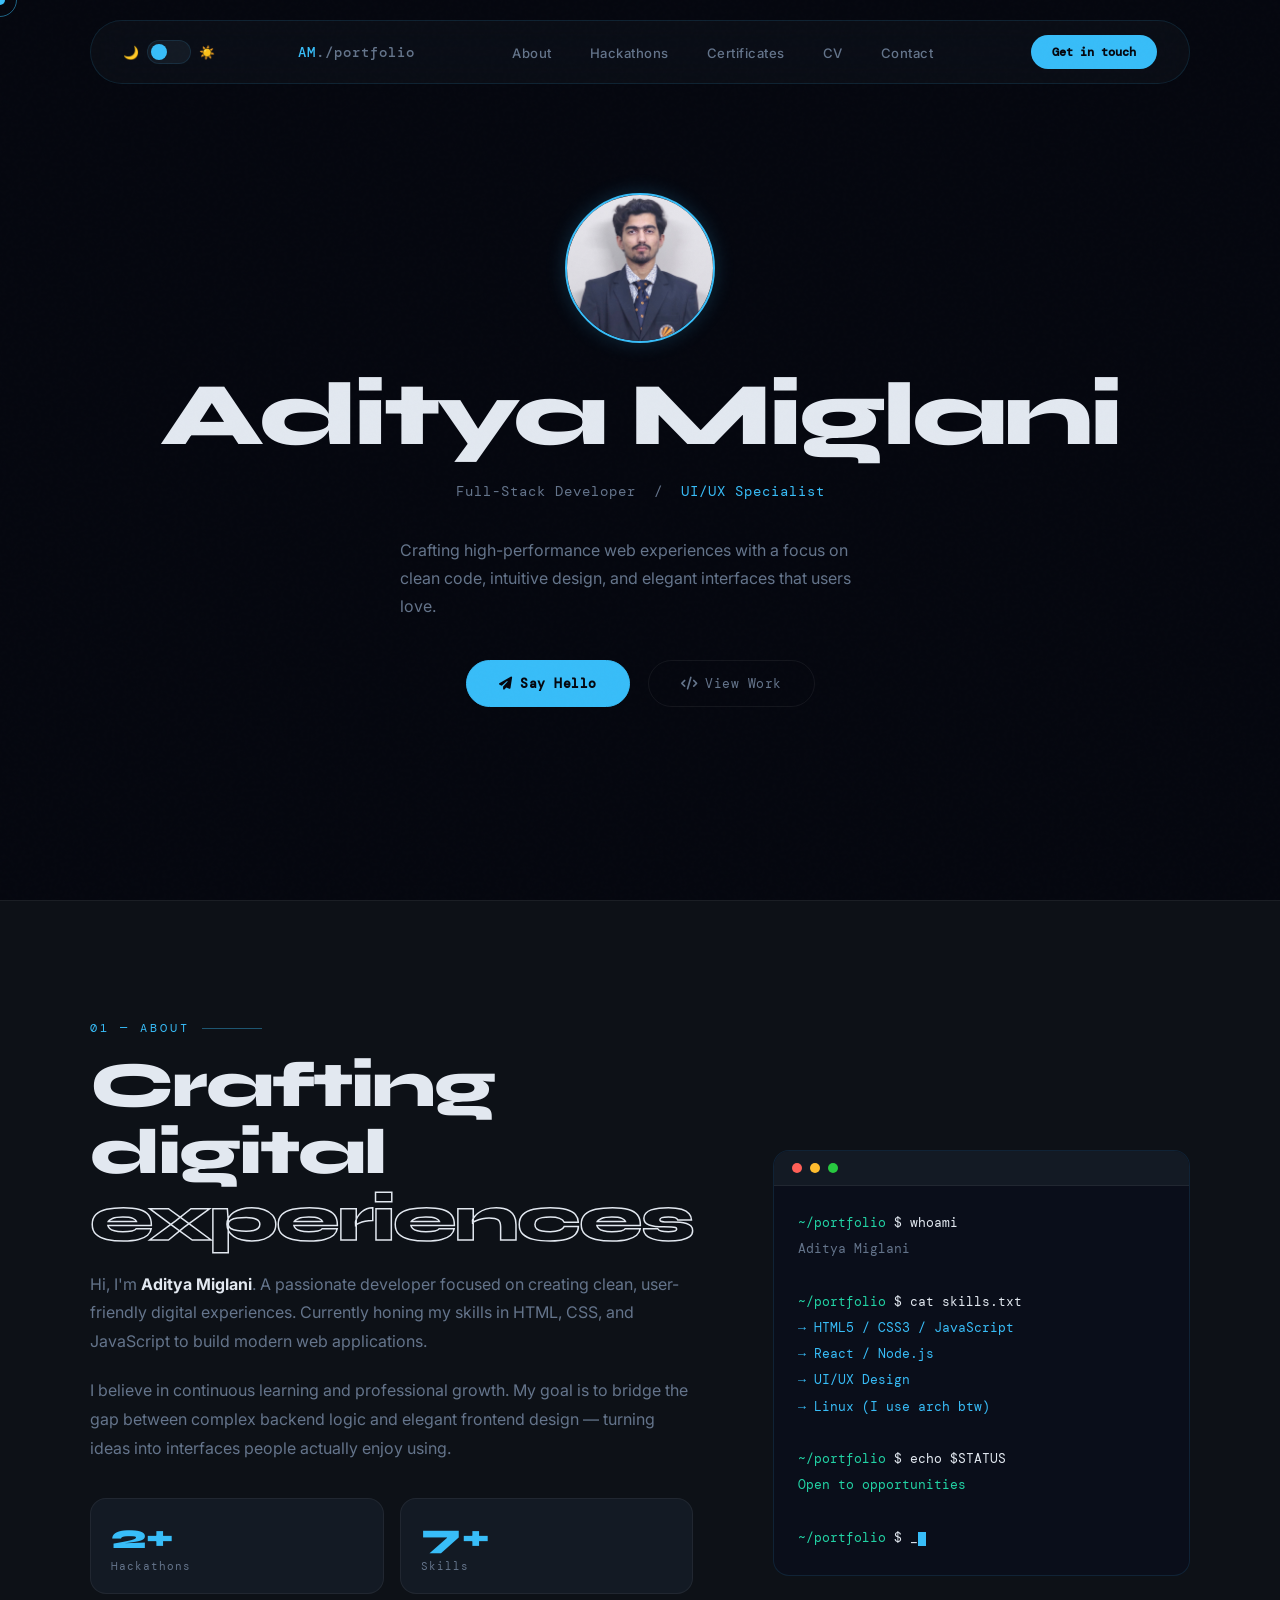
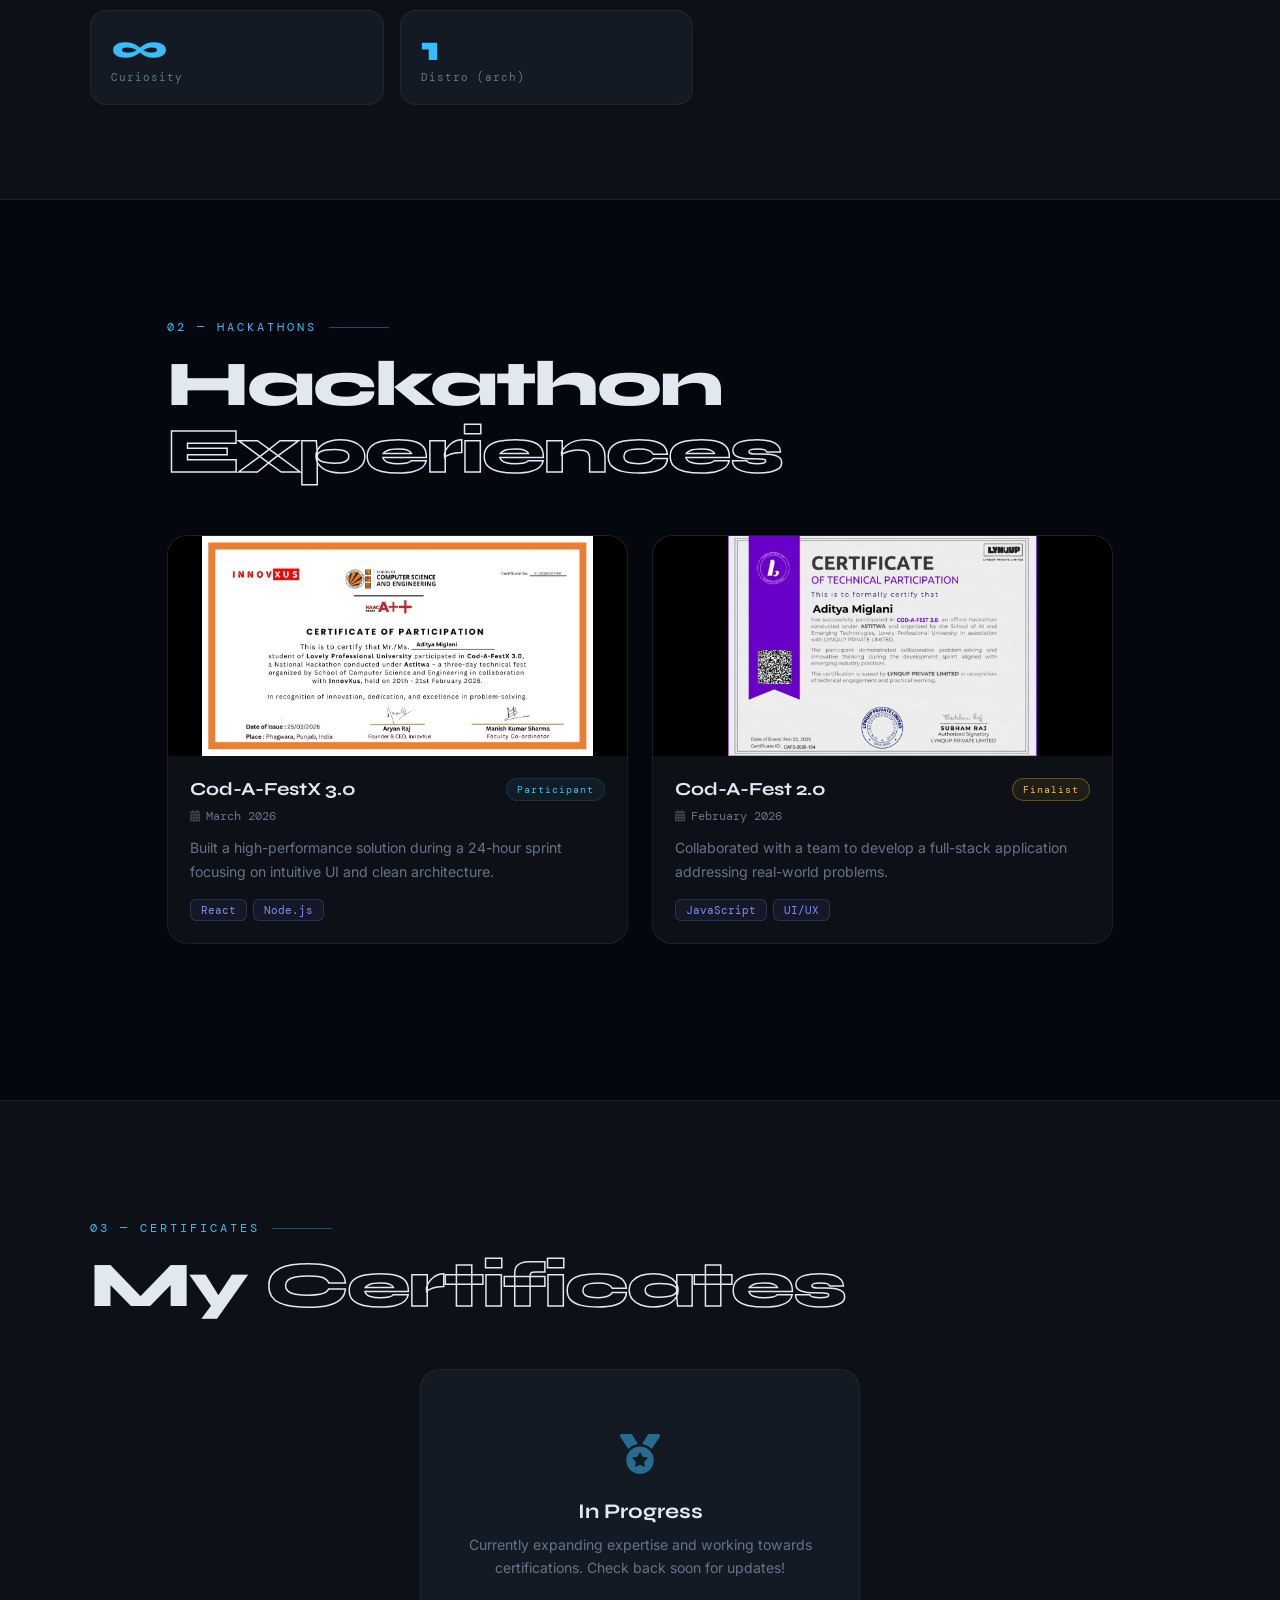
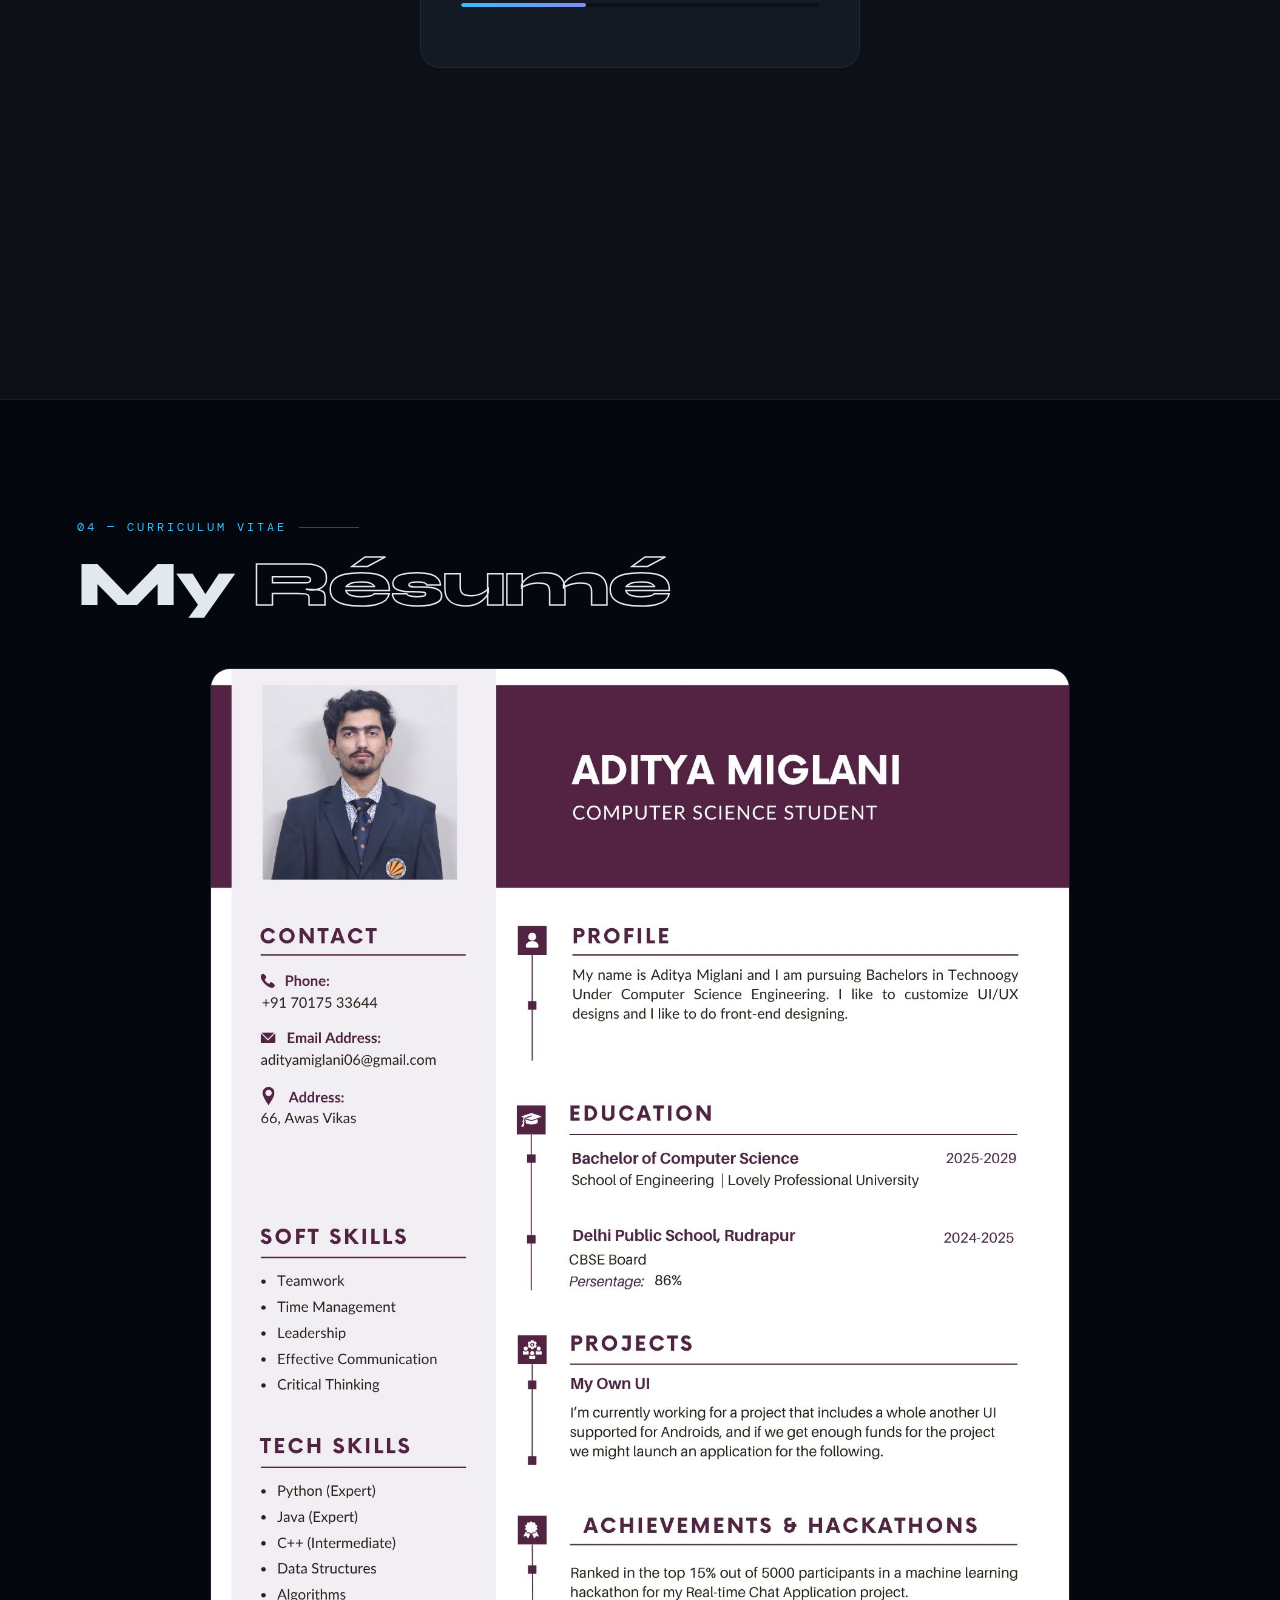
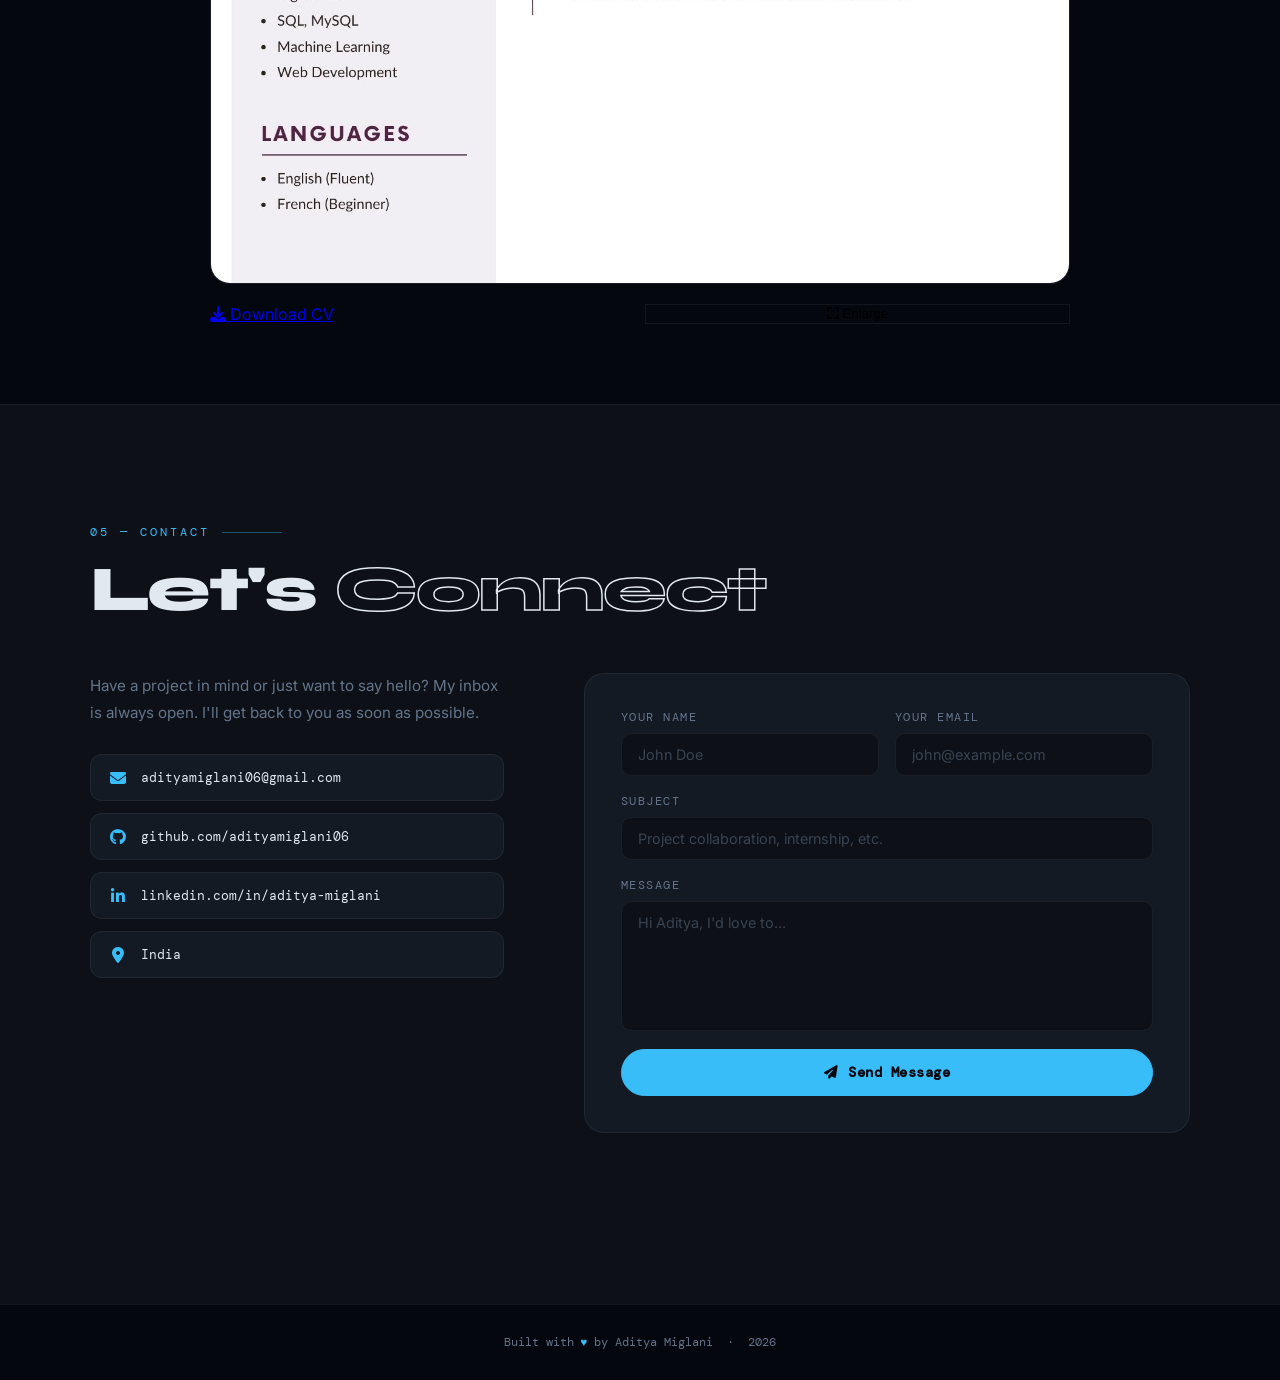
<file: index.html>
<!DOCTYPE html>
<html lang="en">
<head>
  <meta charset="UTF-8" />
  <meta name="viewport" content="width=device-width, initial-scale=1.0" />
  <title>Aditya Miglani | Portfolio</title>
  <link rel="stylesheet" href="https://cdnjs.cloudflare.com/ajax/libs/font-awesome/6.4.0/css/all.min.css" />
  <link rel="preconnect" href="https://fonts.googleapis.com" />
  <link rel="preconnect" href="https://fonts.gstatic.com" crossorigin />
  <link href="https://fonts.googleapis.com/css2?family=Syne:wght@400;600;700;800&family=DM+Mono:ital,wght@0,300;0,400;0,500;1,300&family=Inter:wght@300;400;500;600&display=swap" rel="stylesheet" />

  <style>
    /* ─── Design Tokens ───────────────────────────────── */
    :root {
      --bg:        #05070f;
      --surface:   #0d1117;
      --surface2:  #131a24;
      --border:    rgba(56,189,248,0.12);
      --border2:   rgba(255,255,255,0.06);
      --accent:    #38bdf8;
      --accent2:   #818cf8;
      --text:      #e2e8f0;
      --muted:     #64748b;
      --green:     #22d3a5;
      --font-head: 'Syne', sans-serif;
      --font-mono: 'DM Mono', monospace;
      --font-body: 'Inter', sans-serif;
    }

    /* ─── Light Mode Tokens ─────────────────────────── */
    [data-theme="light"] {
      --bg:        #f0f4f8;
      --surface:   #ffffff;
      --surface2:  #e8edf3;
      --border:    rgba(56,149,248,0.22);
      --border2:   rgba(0,0,0,0.09);
      --accent:    #0284c7;
      --accent2:   #6366f1;
      --text:      #0f172a;
      --muted:     #475569;
      --green:     #059669;
    }

    /* ─── Reset ──────────────────────────────────────── */
    *, *::before, *::after { margin:0; padding:0; box-sizing:border-box; }

    html { scroll-behavior: smooth; }

    body {
      background: var(--bg);
      color: var(--text);
      font-family: var(--font-body);
      overflow-x: hidden;
      cursor: none;
    }

    /* ─── Custom Cursor ──────────────────────────────── */
    #cursor {
      position: fixed; width:10px; height:10px;
      background: var(--accent); border-radius:50%;
      pointer-events: none; z-index: 9999;
      transform: translate(-50%,-50%);
      transition: width .15s, height .15s, background .15s;
      mix-blend-mode: screen;
    }
    #cursor-ring {
      position: fixed; width:34px; height:34px;
      border: 1.5px solid rgba(56,189,248,.5);
      border-radius:50%; pointer-events:none; z-index:9998;
      transform: translate(-50%,-50%);
      transition: transform .08s linear, width .2s, height .2s, border-color .2s;
    }
    body:has(a:hover) #cursor, body:has(button:hover) #cursor { width:18px; height:18px; background: var(--accent2); }
    body:has(a:hover) #cursor-ring, body:has(button:hover) #cursor-ring { width:50px; height:50px; border-color:var(--accent2); }

    /* ─── Noise overlay ──────────────────────────────── */
    body::after {
      content:''; position:fixed; inset:0;
      background-image: url("data:image/svg+xml,%3Csvg viewBox='0 0 256 256' xmlns='http://www.w3.org/2000/svg'%3E%3Cfilter id='n'%3E%3CfeTurbulence type='fractalNoise' baseFrequency='0.9' numOctaves='4' stitchTiles='stitch'/%3E%3C/filter%3E%3Crect width='100%25' height='100%25' filter='url(%23n)' opacity='0.04'/%3E%3C/svg%3E");
      pointer-events:none; z-index:9997; opacity:.35;
    }

    /* ─── Scrollbar ──────────────────────────────────── */
    ::-webkit-scrollbar { width:4px; }
    ::-webkit-scrollbar-track { background:var(--bg); }
    ::-webkit-scrollbar-thumb { background:var(--accent); border-radius:2px; }

    /* ─── Theme Toggle Switch ────────────────────────── */
    .theme-toggle {
      display: flex;
      align-items: center;
      gap: 8px;
      cursor: pointer;
    }
    .theme-toggle-track {
      position: relative;
      width: 44px;
      height: 24px;
      background: var(--surface2);
      border: 1px solid var(--border);
      border-radius: 100px;
      transition: background .3s, border-color .3s;
    }
    .theme-toggle-thumb {
      position: absolute;
      top: 3px; left: 3px;
      width: 16px; height: 16px;
      border-radius: 50%;
      background: var(--accent);
      transition: transform .3s, background .3s;
      display: flex; align-items: center; justify-content: center;
      font-size: 9px;
    }
    [data-theme="light"] .theme-toggle-thumb {
      transform: translateX(20px);
    }
    .theme-toggle-icon {
      font-size: .8rem;
      color: var(--muted);
      transition: color .3s;
      user-select: none;
    }

    /* ─── Navbar ─────────────────────────────────────── */
    .navbar {
      position: fixed; top:20px; left:50%; transform:translateX(-50%);
      width:92%; max-width:1100px;
      display:flex; align-items:center; justify-content:space-between;
      padding:14px 32px;
      background:rgba(13,17,23,.75);
      backdrop-filter:blur(20px) saturate(180%);
      border:1px solid var(--border);
      border-radius:100px;
      z-index:1000;
      transition: top .3s;
    }

    .nav-logo {
      font-family: var(--font-mono);
      font-size:.85rem; font-weight:500;
      color:var(--accent); letter-spacing:1px;
      text-decoration:none;
    }
    .nav-logo span { color:var(--muted); }

    .nav-links { display:flex; list-style:none; gap:8px; }
    .nav-links a {
      text-decoration:none; color:var(--muted);
      font-size:.82rem; font-weight:500; letter-spacing:.5px;
      padding:6px 14px; border-radius:100px;
      border:1px solid transparent;
      transition: color .25s, border-color .25s, background .25s;
    }
    .nav-links a:hover, .nav-links a.active {
      color:var(--accent); border-color:var(--border);
      background:rgba(56,189,248,.06);
    }

    .nav-cta {
      font-family:var(--font-mono); font-size:.78rem;
      padding:8px 20px; border-radius:100px;
      background:var(--accent); color:#05070f;
      text-decoration:none; font-weight:600;
      transition:.25s; border:1px solid transparent;
    }
    .nav-cta:hover { background:transparent; color:var(--accent); border-color:var(--accent); }

    [data-theme="light"] .navbar {
      background: rgba(240,244,248,.85);
    }
    [data-theme="light"] .terminal-box { background: #f8fafc; }

    @media(max-width:768px){
      .nav-links, .nav-cta { display:none; }
    }

    /* ─── Section Base ───────────────────────────────── */
    section {
      min-height: 100vh;
      padding: 120px 6% 80px;
      position:relative;
    }

    .section-label {
      font-family:var(--font-mono); font-size:.72rem;
      letter-spacing:3px; text-transform:uppercase;
      color:var(--accent); margin-bottom:16px;
      display:flex; align-items:center; gap:12px;
    }
    .section-label::after {
      content:''; flex:1; max-width:60px; height:1px;
      background:var(--accent); opacity:.4;
    }

    .section-title {
      font-family:var(--font-head); font-size:clamp(2.4rem,5vw,4rem);
      font-weight:800; line-height:1.05; margin-bottom:16px;
      letter-spacing:-2px;
    }
    .outline { color:transparent; -webkit-text-stroke:1.5px var(--text); }

    /* ─── HERO ───────────────────────────────────────── */
    #hero {
      display:flex; 
      align-items:center; 
      justify-content:center;
      padding: 100px 0; 
      overflow:hidden; 
      min-height:100vh;
      width: 100%;
    }
    
    .hero-content {
        display: flex;
        flex-direction: column;
        max-width: 800px;

    .hero-left{ 
        position:relative; 
    }

    .hero-avatar {
  width: 150px; /* Adjust size as you like */
  height: 150px;
  margin-bottom: 30px;
  position: relative;
}

.hero-avatar img {
  width: 100%;
  height: 100%;
  object-fit: cover;
  border-radius: 50%; /* Circular look fits the header style well */
  border: 2px solid var(--accent);
  box-shadow: 0 0 20px rgba(56, 189, 248, 0.2);
}

    .hero-status {
      display:inline-flex; align-items:center; gap:10px;
      font-family:var(--font-mono); font-size:.72rem;
      color:var(--green); letter-spacing:1.5px;
      padding:6px 16px; border-radius:100px;
      background:rgba(34,211,165,.08); border:1px solid rgba(34,211,165,.2);
      margin-bottom:32px;
    }
    .status-dot {
      width:7px; height:7px; background:var(--green); border-radius:50%;
      animation:pulse 2s infinite;
    }
    @keyframes pulse {
      0%,100%{ box-shadow:0 0 0 0 rgba(34,211,165,.4); }
      50%{ box-shadow:0 0 0 8px rgba(34,211,165,0); }
    }

    .hero-name {
      font-family:var(--font-head);
      font-size:clamp(3rem,7vw,6.5rem);
      font-weight:800; line-height:.95;
      letter-spacing:-3px;
      color:var(--text);
      display:block;
      min-width:10ch;
      margin-bottom:24px;
    }
    /* No text-transform — only A and M are naturally capitalised */

    .hero-role {
      font-family:var(--font-mono); font-size:.9rem;
      color:var(--muted); letter-spacing:1px;
      margin-bottom:36px;
    }
    .hero-role span { color:var(--accent); }

    .hero-bio {
      font-size:1rem; 
      line-height:1.75;
      color:var(--muted); 
      max-width:480px;
      margin: 0 auto 40px auto;
    }

    .hero-actions { display:flex; align-items:center; gap:18px; flex-wrap:wrap;}

    .btn-primary {
      font-family:var(--font-mono); font-size:.82rem; font-weight:600;
      padding:14px 32px; border-radius:100px;
      background:var(--accent); color:#05070f;
      text-decoration:none; letter-spacing:.5px;
      transition:.25s; display:inline-flex; align-items:center; gap:8px;
      border:1px solid var(--accent);
    }
    .btn-primary:hover { background:transparent; color:var(--accent); }

    .btn-ghost {
      font-family:var(--font-mono); font-size:.82rem;
      padding:14px 32px; border-radius:100px;
      border:1px solid var(--border2); color:var(--muted);
      text-decoration:none; letter-spacing:.5px;
      transition:.25s; display:inline-flex; align-items:center; gap:8px;
    }
    .btn-ghost:hover { border-color:var(--accent); color:var(--accent); }

    .social-pill:hover { border-color:var(--accent); color:var(--accent); }

  /* Flexbox settings to force everything inside to center */
  display: flex;
  flex-direction: column;
  align-items: center; /* Centers children (img, card-name) horizontally */
  justify-content: center; /* Centers children vertically if there's space */
}

/* --- Centered and Squared Image --- */
.hero-img {
  width: 100%; /* Image uses the full width allowed by the card's padding */
  max-width: 272px; /* width (320px) - padding (2x24px) = 272px */
  aspect-ratio: 1 / 1; /* Forces the image to be a perfect square */
  border-radius: 16px;
  object-fit: cover; /* Crops the photo to fit without stretching */
  object-position: center 20%; /* Nudges the focus up to catch your face */
  border: 1px solid var(--border);
  display: block;
  margin: 0 auto 20px auto; /* Centers the image (0 20px) and adds bottom margin */
}

/* Ensure placeholder is centered too, just in case */
.hero-img-placeholder {
  width: 100%;
  max-width: 272px;
  aspect-ratio: 1 / 1;
  border-radius: 16px;
  background: linear-gradient(135deg, var(--surface2), var(--surface));
  border: 1px solid var(--border);
  margin: 0 auto 20px auto; /* Centers the placeholder */
  display: flex;
  align-items: center;
  justify-content: center;
  font-size: 3rem;
  color: var(--muted);
}
    .card-name {
      font-family:var(--font-head); font-size:1.1rem; font-weight:700;
      margin-bottom:4px;
    }
    .card-role { font-family:var(--font-mono); font-size:.72rem; color:var(--accent); }

    .skills-wrap {
      margin-top:18px; display:flex; flex-wrap:wrap; gap:6px;
    }
    .skill-tag {
      font-family:var(--font-mono); font-size:.68rem; letter-spacing:.5px;
      padding:4px 10px; border-radius:6px;
      background:rgba(56,189,248,.07); border:1px solid var(--border);
      color:var(--accent); transition:.2s;
    }
    .skill-tag:hover { background:rgba(56,189,248,.15); }

    /* ─── Glow blobs ─────────────────────────────────── */
    .glow-blob {
      position:absolute; border-radius:50%;
      filter:blur(120px); pointer-events:none; z-index:0;
    }
    .blob-1 { width:500px; height:500px; top:-10%; left:-5%;
      background:rgba(56,189,248,.06); }
    .blob-2 { width:400px; height:400px; bottom:0; right:5%;
      background:rgba(129,140,248,.05); }

    /* ─── ABOUT ──────────────────────────────────────── */
    #about {
      background:var(--surface);
      border-top:1px solid var(--border2);
      border-bottom:1px solid var(--border2);
    }

    .about-grid {
      display:grid; grid-template-columns:1fr 1fr; gap:80px;
      align-items:center; max-width:1100px; margin:0 auto;
    }

    .about-text p {
      font-size:1rem; line-height:1.8; color:var(--muted); margin-bottom:20px;
    }
    .about-text p strong { color:var(--text); }

    .about-stats { display:grid; grid-template-columns:1fr 1fr; gap:16px; margin-top:36px; }
    .stat-box {
      background:var(--surface2); border:1px solid var(--border2);
      border-radius:16px; padding:20px;
      transition:.25s;
    }
    .stat-box:hover { border-color:var(--border); }
    .stat-num {
      font-family:var(--font-head); font-size:2.2rem; font-weight:800;
      color:var(--accent); line-height:1;
    }
    .stat-label { font-family:var(--font-mono); font-size:.7rem; color:var(--muted); margin-top:4px; letter-spacing:1px; }

    .about-visual {
      position:relative;
    }
    .terminal-box {
      background:#0a0e1a; border:1px solid var(--border);
      border-radius:16px; overflow:hidden; font-family:var(--font-mono);
    }
    .terminal-bar {
      background:var(--surface2); padding:12px 18px;
      display:flex; align-items:center; gap:8px;
      border-bottom:1px solid var(--border2);
    }
    .t-dot { width:10px; height:10px; border-radius:50%; }
    .t-red { background:#ff5f57; }
    .t-yellow { background:#febc2e; }
    .t-green { background:#28c840; }
    .terminal-body { padding:24px; font-size:.82rem; line-height:2; }
    .t-prompt { color:var(--green); }
    .t-cmd { color:var(--text); }
    .t-out { color:var(--muted); }
    .t-accent { color:var(--accent); }
    .t-cursor {
      display:inline-block; width:8px; height:14px;
      background:var(--accent); vertical-align:middle;
      animation:blink 1s step-end infinite;
    }
    @keyframes blink{ 0%,100%{opacity:1} 50%{opacity:0} }

    @media(max-width:900px){ .about-grid{ grid-template-columns:1fr; gap:40px; } }

    /* ─── HACKATHONS ─────────────────────────────────── */
    #hackathons { max-width:1100px; margin:0 auto; padding-left:0; padding-right:0; }
    #hackathons .inner { max-width:1100px; margin:0 auto; }

    .hack-grid {
      display:grid; grid-template-columns:1fr 1fr; gap:24px; margin-top:50px;
    }
    .hack-card {
      background:var(--surface); border:1px solid var(--border2);
      border-radius:20px; overflow:hidden;
      transition:transform .3s, border-color .3s, box-shadow .3s;
      position:relative;
    }
    .hack-card:hover {
      transform:translateY(-6px);
      border-color:var(--border);
      box-shadow:0 24px 48px rgba(0,0,0,.4), 0 0 0 1px rgba(56,189,248,.1);
    }
    .hack-img-wrap {
      width:100%; height:220px;
      background:#000; overflow:hidden; position:relative;
    }
    .hack-img-wrap img {
      width:100%; height:100%; object-fit:contain;
      transition:transform .4s;
    }
    .hack-card:hover .hack-img-wrap img { transform:scale(1.03); }
    .hack-img-placeholder {
      width:100%; height:100%;
      display:flex; align-items:center; justify-content:center;
      font-size:3rem; color:var(--muted);
      background:linear-gradient(135deg,var(--surface2),var(--surface));
    }
    .hack-body { padding:22px; }
    .hack-header { display:flex; justify-content:space-between; align-items:flex-start; margin-bottom:8px; }
    .hack-title { font-family:var(--font-head); font-size:1.15rem; font-weight:700; }
    .hack-badge {
      font-family:var(--font-mono); font-size:.65rem; letter-spacing:1px;
      padding:4px 10px; border-radius:100px;
      border:1px solid var(--border);
    }
    .hack-badge.finalist { color:#fbbf24; border-color:rgba(251,191,36,.3); background:rgba(251,191,36,.07); }
    .hack-badge.participant { color:var(--accent); border-color:var(--border); background:rgba(56,189,248,.07); }
    .hack-date { font-family:var(--font-mono); font-size:.72rem; color:var(--muted); margin-bottom:12px; }
    .hack-desc { font-size:.88rem; line-height:1.65; color:var(--muted); margin-bottom:16px; }
    .hack-tags { display:flex; flex-wrap:wrap; gap:6px; }
    .hack-tags span {
      font-family:var(--font-mono); font-size:.68rem;
      padding:3px 10px; border-radius:6px;
      background:rgba(129,140,248,.07); border:1px solid rgba(129,140,248,.2);
      color:var(--accent2);
    }
    @media(max-width:700px){ .hack-grid{ grid-template-columns:1fr; } }

    /* ─── CERTIFICATES ───────────────────────────────── */
    #certificates {
      background:var(--surface);
      border-top:1px solid var(--border2);
      border-bottom:1px solid var(--border2);
    }
    #certificates .inner { max-width:1100px; margin:0 auto; }

    .cert-empty {
      margin-top:50px; max-width:440px; margin-left:auto; margin-right:auto;
      background:var(--surface2); border:1px solid var(--border2); border-radius:20px;
      padding:60px 40px; text-align:center;
    }
    .cert-empty .icon { font-size:2.5rem; color:var(--accent); opacity:.5; margin-bottom:20px; }
    .cert-empty h3 { font-family:var(--font-head); font-size:1.3rem; font-weight:700; margin-bottom:10px; }
    .cert-empty p { font-size:.88rem; color:var(--muted); line-height:1.6; }
    .cert-progress {
      margin-top:24px; background:var(--surface); border-radius:100px;
      height:4px; overflow:hidden;
    }
    .cert-progress-bar {
      height:100%; width:35%;
      background:linear-gradient(90deg,var(--accent),var(--accent2));
      border-radius:100px; animation:progress 3s ease-in-out infinite alternate;
    }
    @keyframes progress { from{width:20%} to{width:60%} }

    /* ─── CV ─────────────────────────────────────────── */
    #cv { }
    #cv .inner { max-width:900px; margin:0 auto; }

    .cv-wrapper {
      margin-top:50px; position:relative;
    }
    .cv-frame {
      background:var(--surface); border:1px solid var(--border2);
      border-radius:20px; overflow:hidden;
      cursor:zoom-in; position:relative;
      transition:border-color .3s;
    }
    .cv-frame:hover { border-color:var(--border); }
    .cv-frame img { width:100%; height:auto; display:block; }
    .cv-placeholder {
      width:100%; aspect-ratio:8.5/11;
      display:flex; flex-direction:column;
      align-items:center; justify-content:center;
      gap:16px; color:var(--muted);
      background:linear-gradient(135deg,var(--surface2),var(--surface));
      font-family:var(--font-mono); font-size:.88rem;
    }
    .cv-placeholder i { font-size:3rem; color:var(--accent); opacity:.4; }
    .cv-hint {
      position:absolute; bottom:20px; right:20px;
      background:rgba(5,7,15,.8); border:1px solid var(--border);
      color:var(--text); font-family:var(--font-mono); font-size:.72rem;
      padding:8px 16px; border-radius:100px;
      backdrop-filter:blur(8px);
      opacity:0; transition:.3s;
    }
    .cv-frame:hover .cv-hint { opacity:1; }

    .cv-actions {
      display:flex; gap:12px; margin-top:20px;
    }

    /* CV Overlay */
    .cv-overlay {
      position:fixed; inset:0;
      background:rgba(5,7,15,.96);
      display:none; justify-content:center; align-items:center;
      z-index:2000; cursor:zoom-out;
      backdrop-filter:blur(8px);
    }
    .cv-overlay.open { display:flex; }
    .overlay-img {
      max-height:92vh; max-width:92vw;
      object-fit:contain; border-radius:8px;
      box-shadow:0 0 80px rgba(0,0,0,.8);
      animation:zoomIn .3s ease;
    }
    .close-overlay {
      position:absolute; top:28px; right:36px;
      color:var(--muted); font-size:2rem; cursor:pointer;
      transition:.2s; line-height:1;
    }
    .close-overlay:hover { color:var(--text); }
    @keyframes zoomIn{ from{transform:scale(.9);opacity:0} to{transform:scale(1);opacity:1} }

    /* ─── CONTACT ────────────────────────────────────── */
    #contact {
      background:var(--surface);
      border-top:1px solid var(--border2);
    }
    #contact .inner { max-width:1100px; margin:0 auto; }

    .contact-layout {
      display:grid; grid-template-columns:1fr 1.4fr; gap:80px; margin-top:50px; align-items:start;
    }

    .contact-info p {
      font-size:.95rem; line-height:1.75; color:var(--muted); margin-bottom:28px;
    }

    .contact-detail {
      display:flex; align-items:center; gap:14px;
      padding:14px 18px; border-radius:12px;
      border:1px solid var(--border2); margin-bottom:12px;
      background:var(--surface2); transition:.2s;
    }
    .contact-detail:hover { border-color:var(--border); }
    .contact-detail i { color:var(--accent); width:18px; text-align:center; }
    .contact-detail a, .contact-detail span {
      font-family:var(--font-mono); font-size:.8rem; color:var(--text);
      text-decoration:none; transition:color .2s;
    }
    .contact-detail a:hover { color:var(--accent); }

    /* Contact Form */
    .contact-form {
      background:var(--surface2); border:1px solid var(--border2);
      border-radius:20px; padding:36px;
    }

    .form-row { display:grid; grid-template-columns:1fr 1fr; gap:16px; }
    .form-group { display:flex; flex-direction:column; gap:8px; margin-bottom:18px; }

    .form-group label {
      font-family:var(--font-mono); font-size:.72rem; letter-spacing:1.5px;
      text-transform:uppercase; color:var(--muted);
    }

    .form-group input, .form-group textarea, .form-group select {
      background:var(--surface); border:1px solid var(--border2);
      border-radius:10px; padding:12px 16px;
      color:var(--text); font-family:var(--font-body); font-size:.9rem;
      outline:none; transition:border-color .25s, box-shadow .25s;
      resize:none;
    }
    .form-group input:focus, .form-group textarea:focus {
      border-color:rgba(56,189,248,.5);
      box-shadow:0 0 0 3px rgba(56,189,248,.08);
    }
    .form-group textarea { min-height:130px; }
    ::placeholder { color:var(--muted); opacity:.5; }

    .form-submit {
      width:100%; padding:14px; border-radius:100px;
      background:var(--accent); color:#05070f;
      font-family:var(--font-mono); font-size:.85rem; font-weight:700;
      letter-spacing:.5px; border:1px solid var(--accent);
      cursor:pointer; transition:.25s;
      display:flex; align-items:center; justify-content:center; gap:10px;
    }
    .form-submit:hover { background:transparent; color:var(--accent); }

    .form-success {
      display:none; text-align:center; padding:20px;
      font-family:var(--font-mono); font-size:.9rem; color:var(--green);
    }

    @media(max-width:900px){ .contact-layout{ grid-template-columns:1fr; gap:40px; } }

    /* ─── Footer ─────────────────────────────────────── */
    footer {
      padding:30px 6%; text-align:center;
      border-top:1px solid var(--border2);
      font-family:var(--font-mono); font-size:.72rem; color:var(--muted);
    }
    footer span { color:var(--accent); }

    /* ─── Reveal animations ──────────────────────────── */
    .reveal {
      opacity:0; transform:translateY(28px);
      transition:opacity .7s ease, transform .7s ease;
    }
    .reveal.visible { opacity:1; transform:translateY(0); }

    /* ─── Section wrappers ───────────────────────────── */
    #hackathons, #cv { padding: 120px 6% 80px; }
    #about .inner, #certificates .inner, #contact .inner { padding:0; }
  </style>
</head>
<body>
  <!-- Custom cursor -->
  <div id="cursor"></div>
  <div id="cursor-ring"></div>

  <!-- ── NAVBAR ──────────────────────────────────────── -->
  <header class="navbar" id="navbar">
    <button class="theme-toggle" id="theme-toggle" aria-label="Toggle dark/light mode" style="background:none;border:none;padding:0;">
      <span class="theme-toggle-icon">🌙</span>
      <div class="theme-toggle-track">
        <div class="theme-toggle-thumb"></div>
      </div>
      <span class="theme-toggle-icon">☀️</span>
    </button>
    <a href="#hero" class="nav-logo">AM<span>./portfolio</span></a>
    <nav>
      <ul class="nav-links">
        <li><a href="#about">About</a></li>
        <li><a href="#hackathons">Hackathons</a></li>
        <li><a href="#certificates">Certificates</a></li>
        <li><a href="#cv">CV</a></li>
        <li><a href="#contact">Contact</a></li>
      </ul>
    </nav>
    <a href="#contact" class="nav-cta">Get in touch</a>
  </header>

  <!-- ── HERO ────────────────────────────────────────── -->
  <section id="hero">
  <div class="hero-container"> <div class="hero-content"> <div class="hero-avatar">
        <img src="square-image2.jpg" alt="Aditya Miglani">
      </div>

      <h1 class="hero-name" id="hero-name" data-value="Aditya Miglani">Aditya Miglani</h1>
      
      <p class="hero-role">Full-Stack Developer &nbsp;/&nbsp; <span>UI/UX Specialist</span></p>

      <p class="hero-bio">
        Crafting high-performance web experiences with a focus on clean code,
        intuitive design, and elegant interfaces that users love.
      </p>

      <div class="hero-actions">
        <a href="#contact" class="btn-primary"><i class="fas fa-paper-plane"></i> Say Hello</a>
        <a href="#hackathons" class="btn-ghost"><i class="fas fa-code"></i> View Work</a>
      </div>
      
      </div>
  </div>
</section>

  <!-- ── ABOUT ────────────────────────────────────────── -->
  <section id="about">
    <div class="inner">
      <div class="about-grid">
        <div class="about-text reveal">
          <div class="section-label">01 — About</div>
          <h2 class="section-title">Crafting digital <span class="outline">experiences</span></h2>

          <p>
            Hi, I'm <strong>Aditya Miglani</strong>. A passionate developer focused on
            creating clean, user-friendly digital experiences. Currently honing my
            skills in HTML, CSS, and JavaScript to build modern web applications.
          </p>
          <p>
            I believe in continuous learning and professional growth. My goal is to
            bridge the gap between complex backend logic and elegant frontend design —
            turning ideas into interfaces people actually enjoy using.
          </p>

          <div class="about-stats">
            <div class="stat-box">
              <div class="stat-num">2+</div>
              <div class="stat-label">Hackathons</div>
            </div>
            <div class="stat-box">
              <div class="stat-num">7+</div>
              <div class="stat-label">Skills</div>
            </div>
            <div class="stat-box">
              <div class="stat-num">∞</div>
              <div class="stat-label">Curiosity</div>
            </div>
            <div class="stat-box">
              <div class="stat-num">1</div>
              <div class="stat-label">Distro (arch)</div>
            </div>
          </div>
        </div>

        <div class="about-visual reveal">
          <div class="terminal-box">
            <div class="terminal-bar">
              <div class="t-dot t-red"></div>
              <div class="t-dot t-yellow"></div>
              <div class="t-dot t-green"></div>
            </div>
            <div class="terminal-body">
              <div><span class="t-prompt">~/portfolio</span> <span class="t-cmd">$ whoami</span></div>
              <div class="t-out">Aditya Miglani</div>
              <br>
              <div><span class="t-prompt">~/portfolio</span> <span class="t-cmd">$ cat skills.txt</span></div>
              <div class="t-accent">→ HTML5 / CSS3 / JavaScript</div>
              <div class="t-accent">→ React / Node.js</div>
              <div class="t-accent">→ UI/UX Design</div>
              <div class="t-accent">→ Linux (I use arch btw)</div>
              <br>
              <div><span class="t-prompt">~/portfolio</span> <span class="t-cmd">$ echo $STATUS</span></div>
              <div class="t-out" style="color:var(--green)">Open to opportunities</div>
              <br>
              <div><span class="t-prompt">~/portfolio</span> <span class="t-cmd">$ _<span class="t-cursor"></span></span></div>
            </div>
          </div>
        </div>
      </div>
    </div>
  </section>

  <!-- ── HACKATHONS ────────────────────────────────────── -->
  <section id="hackathons">
    <div class="section-label reveal">02 — Hackathons</div>
    <h2 class="section-title reveal">Hackathon <span class="outline">Experiences</span></h2>

    <div class="hack-grid">
      <div class="hack-card reveal">
        <div class="hack-img-wrap">
          <img src="hackathon1.jpeg" alt="Cod-A-FestX 3.0"
               onerror="this.style.display='none';this.nextElementSibling.style.display='flex'">
          <div class="hack-img-placeholder" style="display:none"><i class="fas fa-laptop-code"></i></div>
        </div>
        <div class="hack-body">
          <div class="hack-header">
            <h3 class="hack-title">Cod-A-FestX 3.0</h3>
            <span class="hack-badge participant">Participant</span>
          </div>
          <p class="hack-date"><i class="fas fa-calendar-alt" style="margin-right:6px;opacity:.5"></i>March 2026</p>
          <p class="hack-desc">Built a high-performance solution during a 24-hour sprint focusing on intuitive UI and clean architecture.</p>
          <div class="hack-tags">
            <span>React</span>
            <span>Node.js</span>
          </div>
        </div>
      </div>

      <div class="hack-card reveal">
        <div class="hack-img-wrap">
          <img src="hackathon2.jpeg" alt="Cod-A-Fest 2.0"
               onerror="this.style.display='none';this.nextElementSibling.style.display='flex'">
          <div class="hack-img-placeholder" style="display:none"><i class="fas fa-trophy"></i></div>
        </div>
        <div class="hack-body">
          <div class="hack-header">
            <h3 class="hack-title">Cod-A-Fest 2.0</h3>
            <span class="hack-badge finalist">Finalist</span>
          </div>
          <p class="hack-date"><i class="fas fa-calendar-alt" style="margin-right:6px;opacity:.5"></i>February 2026</p>
          <p class="hack-desc">Collaborated with a team to develop a full-stack application addressing real-world problems.</p>
          <div class="hack-tags">
            <span>JavaScript</span>
            <span>UI/UX</span>
          </div>
        </div>
      </div>
    </div>
  </section>

  <!-- ── CERTIFICATES ──────────────────────────────────── -->
  <section id="certificates">
    <div class="inner">
      <div class="section-label reveal">03 — Certificates</div>
      <h2 class="section-title reveal">My <span class="outline">Certificates</span></h2>

      <div class="cert-empty reveal">
        <div class="icon"><i class="fas fa-medal"></i></div>
        <h3>In Progress</h3>
        <p>Currently expanding expertise and working towards certifications. Check back soon for updates!</p>
        <div class="cert-progress">
          <div class="cert-progress-bar"></div>
        </div>
      </div>
    </div>
  </section>

  <!-- ── CV ────────────────────────────────────────────── -->
  <section id="cv">
    <div class="section-label reveal">04 — Curriculum Vitae</div>
    <h2 class="section-title reveal">My <span class="outline">Résumé</span></h2>

    <div class="cv-wrapper reveal" style="max-width:860px;margin:50px auto 0">
      <div class="cv-frame" id="cv-frame">
        <img src="me.jpg" alt="CV" id="cv-img"
             onerror="this.style.display='none';this.nextElementSibling.style.display='flex'">
        <div class="cv-placeholder" style="display:none">
          <i class="fas fa-file-alt"></i>
          <span>Add me.jpg to display your CV</span>
        </div>
        <div class="cv-hint"><i class="fas fa-search-plus"></i> &nbsp;Click to enlarge</div>
      </div>
      <div class="cv-actions">
        <a href="me.jpg" download class="btn-primary" style="flex:1;justify-content:center">
          <i class="fas fa-download"></i> Download CV
        </a>
        <button onclick="openCVOverlay()" class="btn-ghost" style="flex:1;justify-content:center;background:none;border:1px solid var(--border2);cursor:pointer;">
          <i class="fas fa-expand"></i> Enlarge
        </button>
      </div>
    </div>
  </section>

  <!-- CV Overlay -->
  <div class="cv-overlay" id="cv-overlay" onclick="closeCVOverlay()">
    <img src="me.jpg" class="overlay-img" alt="CV enlarged">
    <span class="close-overlay" onclick="closeCVOverlay()">&times;</span>
  </div>

  <!-- ── CONTACT ────────────────────────────────────────── -->
  <section id="contact">
    <div class="inner">
      <div class="section-label reveal">05 — Contact</div>
      <h2 class="section-title reveal">Let's <span class="outline">Connect</span></h2>

      <div class="contact-layout">
        <div class="contact-info reveal">
          <p>Have a project in mind or just want to say hello? My inbox is always open. I'll get back to you as soon as possible.</p>

          <div class="contact-detail">
            <i class="fas fa-envelope"></i>
            <a href="mailto:adityamiglani06@gmail.com">adityamiglani06@gmail.com</a>
          </div>
          <div class="contact-detail">
            <i class="fab fa-github"></i>
            <a href="https://github.com/adityamiglani06" target="_blank">github.com/adityamiglani06</a>
          </div>
          <div class="contact-detail">
            <i class="fab fa-linkedin-in"></i>
            <a href="https://www.linkedin.com/in/aditya-miglani-938b0a379/" target="_blank">linkedin.com/in/aditya-miglani</a>
          </div>
          <div class="contact-detail">
            <i class="fas fa-map-marker-alt"></i>
            <span>India</span>
          </div>
        </div>

        <div class="contact-form reveal">
          <div class="form-row">
            <div class="form-group">
              <label>Your Name</label>
              <input type="text" id="c-name" placeholder="John Doe">
            </div>
            <div class="form-group">
              <label>Your Email</label>
              <input type="email" id="c-email" placeholder="john@example.com">
            </div>
          </div>
          <div class="form-group">
            <label>Subject</label>
            <input type="text" id="c-subject" placeholder="Project collaboration, internship, etc.">
          </div>
          <div class="form-group">
            <label>Message</label>
            <textarea id="c-message" placeholder="Hi Aditya, I'd love to..."></textarea>
          </div>
          <button class="form-submit" onclick="sendMessage()">
            <i class="fas fa-paper-plane"></i> Send Message
          </button>
          <div class="form-success" id="form-success">
            <i class="fas fa-check-circle" style="font-size:1.5rem;margin-bottom:8px;display:block"></i>
            Message sent! I'll get back to you soon.
          </div>
        </div>
      </div>
    </div>
  </section>

  <!-- ── FOOTER ─────────────────────────────────────────── -->
  <footer>
    Built with <span>♥</span> by Aditya Miglani &nbsp;·&nbsp; 2026
  </footer>

  <script>
   /* ── Cursor Logic (Smooth Follow) ────────────────────────── */
const cursor = document.getElementById('cursor');
const ring   = document.getElementById('cursor-ring');
let mx=0, my=0, rx=0, ry=0;

document.addEventListener('mousemove', e => { 
    mx = e.clientX; 
    my = e.clientY; 
});

function animCursor(){
    // The .12 value creates the "lagging" follow effect for the ring
    rx += (mx-rx)*.12; 
    ry += (my-ry)*.12;
    cursor.style.left = mx+'px'; cursor.style.top = my+'px';
    ring.style.left   = rx+'px'; ring.style.top  = ry+'px';
    requestAnimationFrame(animCursor);
}
animCursor();

/* ── Name Scramble (Runs ONLY on Load) ────────────────────── */
const nameEl   = document.getElementById('hero-name');
const TARGET   = nameEl.dataset.value; 
const CHARS    = 'ABCDEFGHIJKLMNOPQRSTUVWXYZabcdefghijklmnopqrstuvwxyz!<>-_\\/[]{}—=+*^?#';
let scrambleInterval = null;

function scramble(){
    let iter = 0;
    clearInterval(scrambleInterval);
    scrambleInterval = setInterval(() => {
        nameEl.textContent = TARGET
            .split('')
            .map((ch, i) => {
                if (ch === ' ') return ' ';
                if (i < iter) return TARGET[i];
                return CHARS[Math.floor(Math.random()*CHARS.length)];
            })
            .join('');
        
        if (iter >= TARGET.length) clearInterval(scrambleInterval);
        iter += 1/3;
    }, 28);
}

// Trigger once when the page is ready
window.addEventListener('load', scramble);

/* ── Active Nav on Scroll (Intersection Observer) ─────────── */
const sections = document.querySelectorAll('section[id]');
const navLinks = document.querySelectorAll('.nav-links a');

const navObserver = new IntersectionObserver(entries => {
    entries.forEach(e => {
        if (e.isIntersecting) {
            navLinks.forEach(a => a.classList.remove('active'));
            const active = document.querySelector(`.nav-links a[href="#${e.target.id}"]`);
            if (active) active.classList.add('active');
        }
    });
}, { threshold: 0.4 });

sections.forEach(s => navObserver.observe(s));

/* ── Reveal Elements on Scroll ───────────────────────────── */
const revealObs = new IntersectionObserver(entries => {
    entries.forEach(e => {
        if (e.isIntersecting) {
            e.target.classList.add('visible');
            revealObs.unobserve(e.target);
        }
    });
}, { threshold: 0.12 });

document.querySelectorAll('.reveal').forEach(el => revealObs.observe(el));

/* ── Smooth Internal Navigation ──────────────────────────── */
document.querySelectorAll('a[href^="#"]').forEach(a => {
    a.addEventListener('click', e => {
        e.preventDefault();
        const t = document.querySelector(a.getAttribute('href'));
        if (t) t.scrollIntoView({ behavior:'smooth' });
    });
});

/* ── CV Overlay Logic ────────────────────────────────────── */
const cvFrame   = document.getElementById('cv-frame');
const cvOverlay = document.getElementById('cv-overlay');

function openCVOverlay(){ 
    cvOverlay.classList.add('open'); 
    document.body.style.overflow='hidden'; 
}

function closeCVOverlay(){ 
    cvOverlay.classList.remove('open'); 
    document.body.style.overflow=''; 
}

// Check if cvFrame exists before adding listener (prevent errors on single page)
if(cvFrame) {
    cvFrame.addEventListener('click', openCVOverlay);
}

document.addEventListener('keydown', e => { 
    if(e.key === 'Escape') closeCVOverlay(); 
});

/* ── Contact Form (Mailto Fallback) ───────────────────────── */
function sendMessage(){
    const name    = document.getElementById('c-name').value.trim();
    const email   = document.getElementById('c-email').value.trim();
    const subject = document.getElementById('c-subject').value.trim();
    const msg     = document.getElementById('c-message').value.trim();

    if (!name || !email || !msg) {
        alert('Please fill in your name, email, and message.');
        return;
    }

    const mailto = `mailto:adityamiglani06@gmail.com`
        + `?subject=${encodeURIComponent(subject || 'Portfolio Inquiry')}`
        + `&body=${encodeURIComponent(`Name: ${name}\nEmail: ${email}\n\n${msg}`)}`;

    window.location.href = mailto;

    const successEl = document.getElementById('form-success');
    successEl.style.display = 'block';
    setTimeout(() => successEl.style.display='none', 5000);
}

/* ── Dark / Light Mode Toggle ─────────────────────────── */
const themeToggleBtn = document.getElementById('theme-toggle');
const html = document.documentElement;

// Load saved preference or default to dark
const savedTheme = localStorage.getItem('theme') || 'dark';
if (savedTheme === 'light') html.setAttribute('data-theme', 'light');

themeToggleBtn.addEventListener('click', () => {
  const isLight = html.getAttribute('data-theme') === 'light';
  html.setAttribute('data-theme', isLight ? 'dark' : 'light');
  localStorage.setItem('theme', isLight ? 'dark' : 'light');
});
  </script>
</body>
</html>
</file>
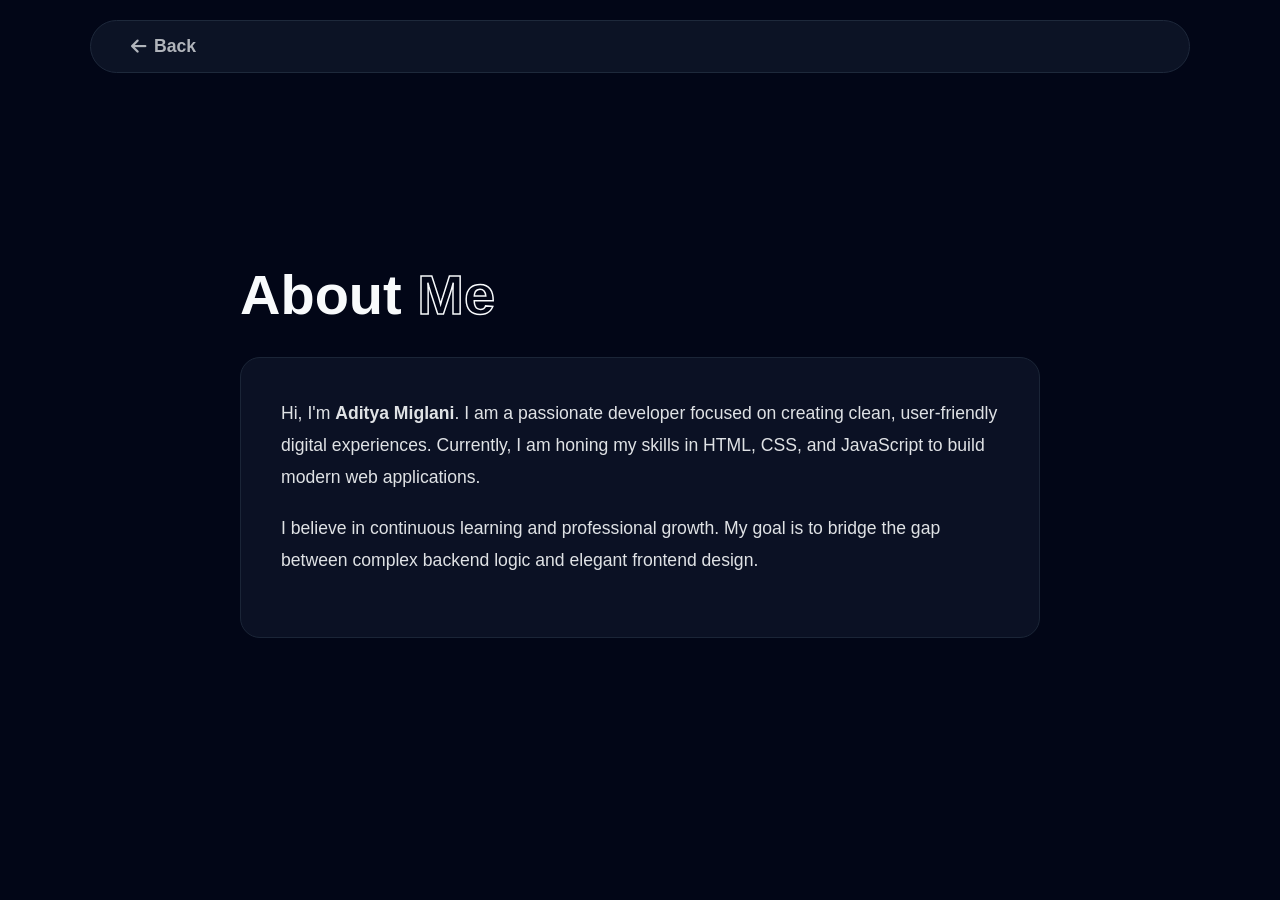
<file: about.html>
<!DOCTYPE html>
<html lang="en">
<head>
    <meta charset="UTF-8">
    <meta name="viewport" content="width=device-width, initial-scale=1.0">
    <title>About | Aditya Miglani</title>
    <link rel="stylesheet" href="style.css">
    <link rel="stylesheet" href="https://cdnjs.cloudflare.com/ajax/libs/font-awesome/6.4.0/css/all.min.css">
</head>
<body class="dark-mode"> <header class="navbar">
        <div class="nav-left">
            <a href="index.html" class="back-link"><i class="fas fa-arrow-left"></i> Back</a>
        </div>
    </header>

    <main class="about-hero">
        <div class="about-content">
            <h1 class="page-title">About <span class="outline-name">Me</span></h1>
            <div class="bio-card">
                <p>
                    Hi, I'm <strong>Aditya Miglani</strong>. I am a passionate developer focused on 
                    creating clean, user-friendly digital experiences. Currently, I am honing my 
                    skills in HTML, CSS, and JavaScript to build modern web applications.
                </p>
                <p>
                    I believe in continuous learning and professional growth. My goal is to 
                    bridge the gap between complex backend logic and elegant frontend design.
                </p>
            </div>
        </div>
    </main>

    <script src="script.js"></script>
</body>
</html>
</file>
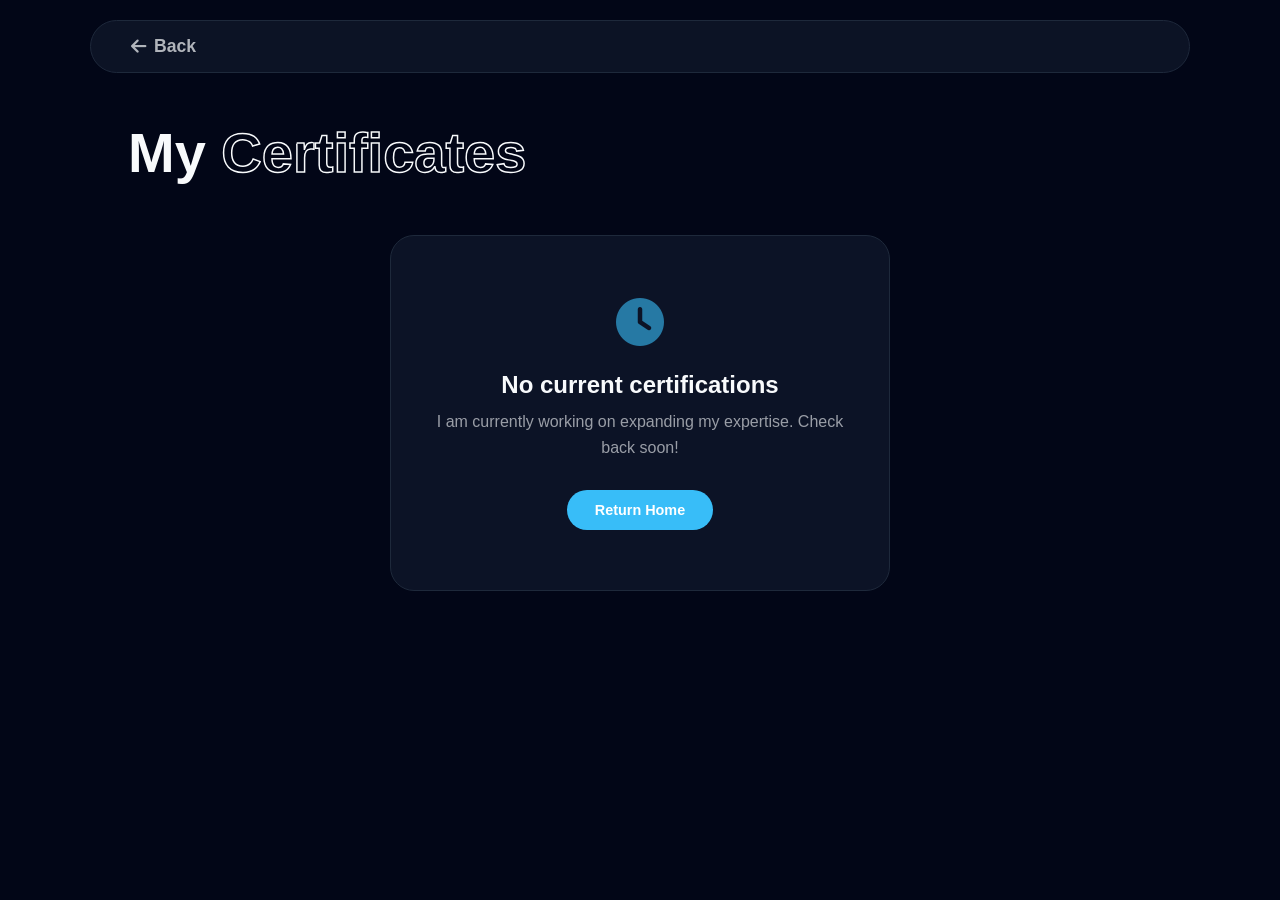
<file: certificates.html>
<!DOCTYPE html>
<html lang="en">
<head>
    <meta charset="UTF-8">
    <meta name="viewport" content="width=device-width, initial-scale=1.0">
    <title>Certificates | Aditya Miglani</title>
    <link rel="stylesheet" href="style.css">
    <link rel="stylesheet" href="https://cdnjs.cloudflare.com/ajax/libs/font-awesome/6.4.0/css/all.min.css">
</head>
<body class="dark-mode">

    <header class="navbar">
        <div class="nav-left">
            <a href="index.html" class="back-link"><i class="fas fa-arrow-left"></i> Back</a>
        </div>
    </header>

    <main class="cert-section">
    <div class="container">
        <h1 class="page-title">My <span class="outline-name">Certificates</span></h1>
        
        <div class="no-certs-container">
            <div class="status-icon">
                <i class="fas fa-clock"></i>
            </div>
            <h2>No current certifications</h2>
            <p>I am currently working on expanding my expertise. Check back soon!</p>
            <a href="index.html" class="back-home-btn">Return Home</a>
        </div>
    </div>
    </main>

    <script src="script.js"></script>
</body>
</html>
</file>
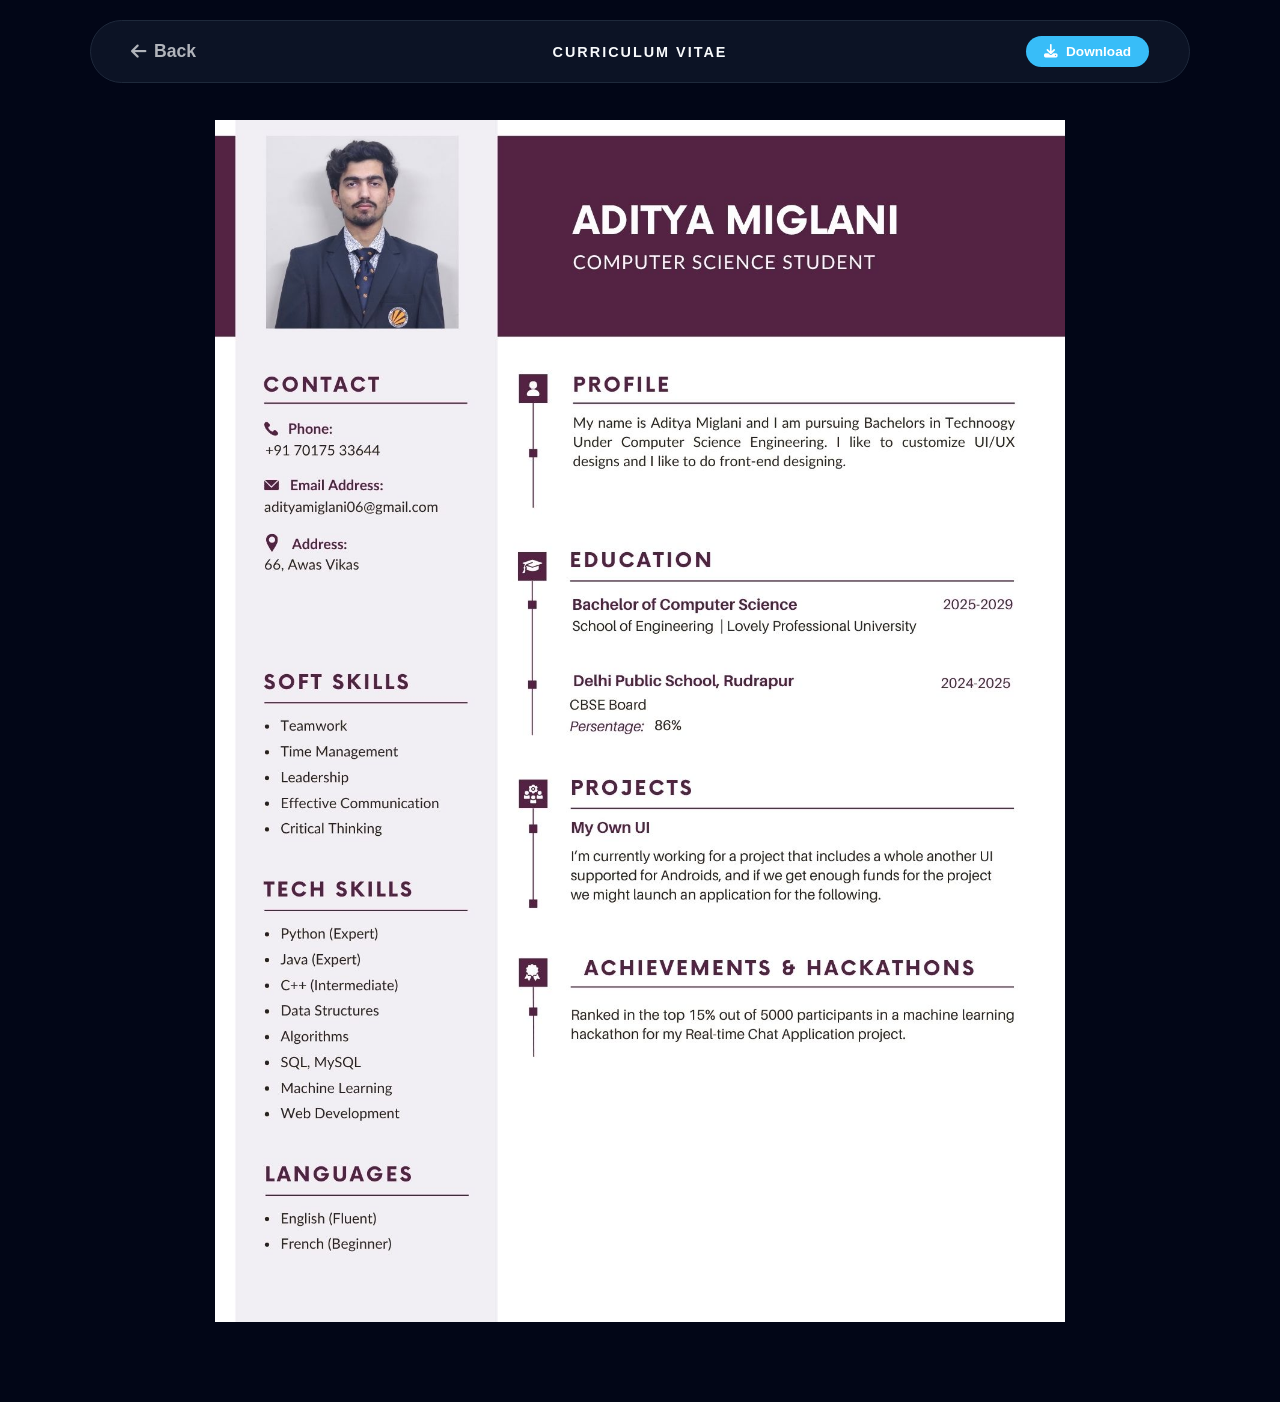
<file: CV.html>
<!DOCTYPE html>
<html lang="en">
<head>
    <meta charset="UTF-8">
    <meta name="viewport" content="width=device-width, initial-scale=1.0">
    <title>Curriculum Vitae | Aditya Miglani</title>
    <link rel="stylesheet" href="style.css">
    <link rel="stylesheet" href="https://cdnjs.cloudflare.com/ajax/libs/font-awesome/6.4.0/css/all.min.css">
</head>
<body class="dark-mode scroll-page">
    <header class="navbar">
        <div class="nav-left">
            <a href="index.html" class="back-link"><i class="fas fa-arrow-left"></i>Back</a>
        </div>
        <div class="nav-center">
            <span class="nav-title">Curriculum Vitae</span>
        </div>
        <div class="nav-right">
            <a href="me.jpg" download class="download-btn">
                <i class="fas fa-download"></i> Download
            </a>
        </div>
    </header>

    <main class="cv-section">
        <div class="cv-container">
            <div class="cv-paper" id="cv-paper">
    <img src="me.jpg" alt="Aditya Miglani CV" class="cv-image" id="cv-target">
    <div class="zoom-hint"><i class="fas fa-search-plus"></i> Click to Enlarge</div>
</div>

<div id="cv-overlay" class="cv-overlay">
    <img src="me.jpg" class="overlay-img">
    <span class="close-overlay">&times;</span>
</div>
        </div>
    </main>

    <script src="script.js"></script>
</body>
</html>
</file>
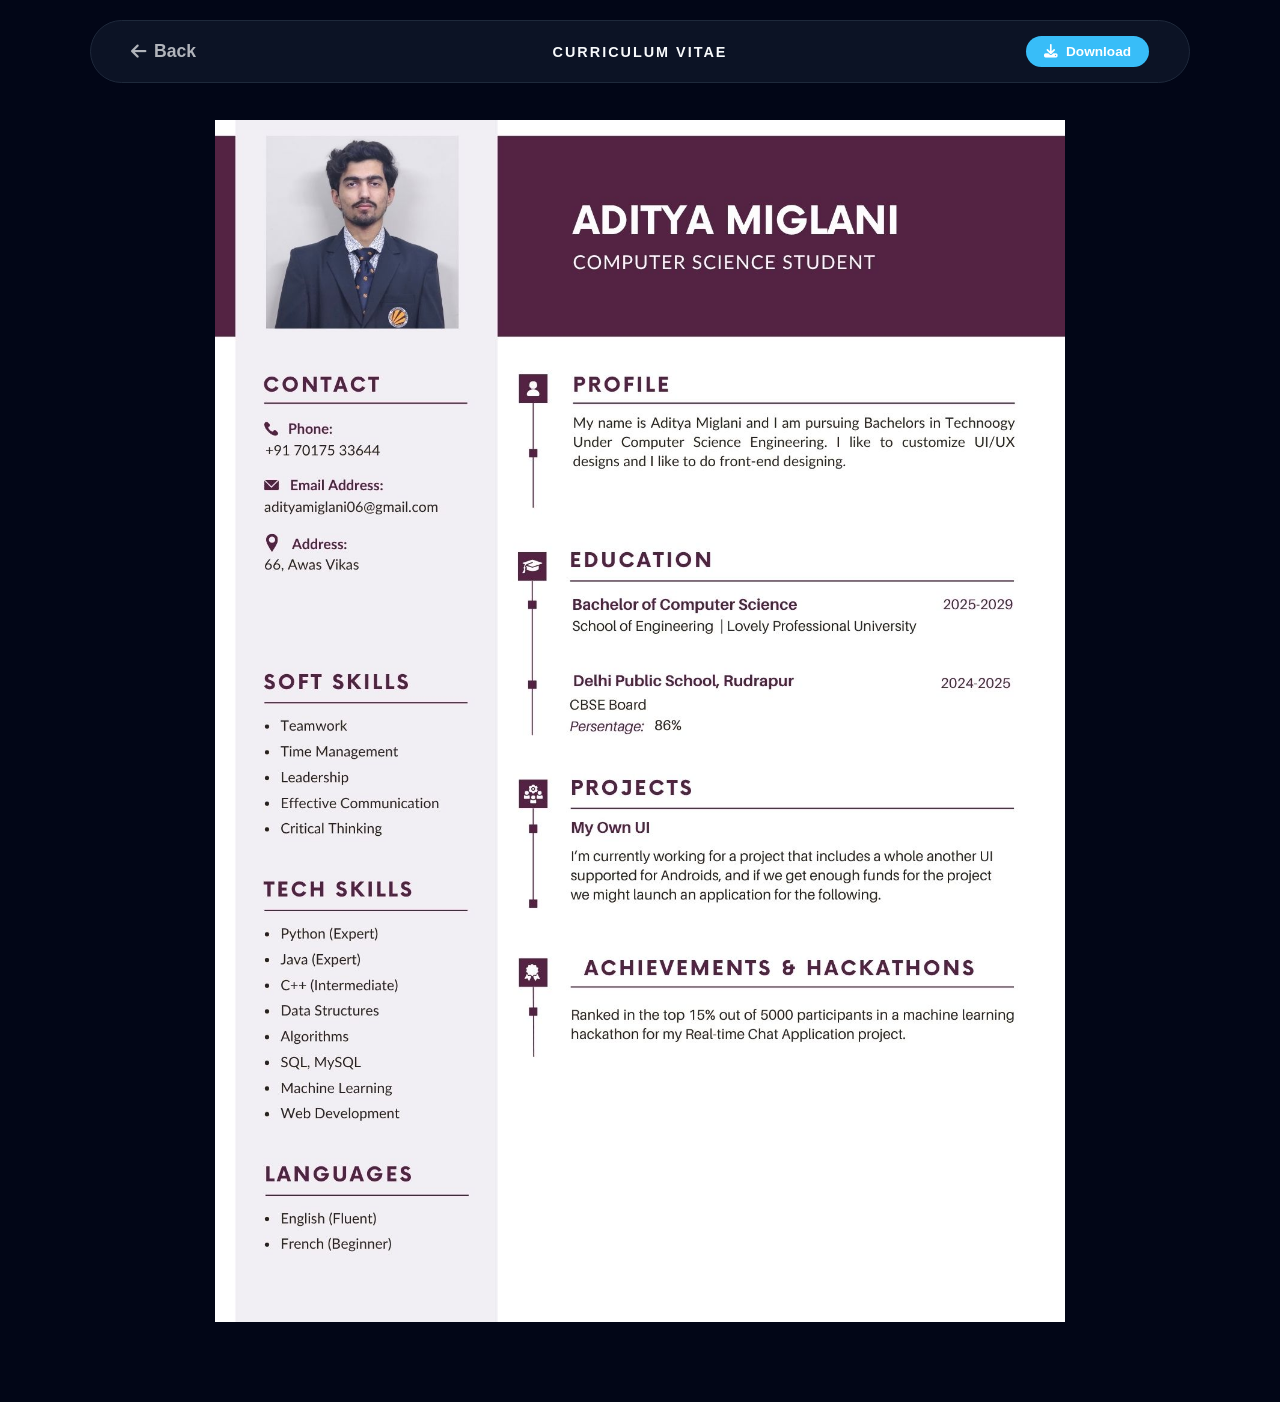
<file: cv.html>
<!DOCTYPE html>
<html lang="en">
<head>
    <meta charset="UTF-8">
    <meta name="viewport" content="width=device-width, initial-scale=1.0">
    <title>Curriculum Vitae | Aditya Miglani</title>
    <link rel="stylesheet" href="style.css">
    <link rel="stylesheet" href="https://cdnjs.cloudflare.com/ajax/libs/font-awesome/6.4.0/css/all.min.css">
</head>
<body class="dark-mode scroll-page">
    <header class="navbar">
        <div class="nav-left">
            <a href="index.html" class="back-link"><i class="fas fa-arrow-left"></i>Back</a>
        </div>
        <div class="nav-center">
            <span class="nav-title">Curriculum Vitae</span>
        </div>
        <div class="nav-right">
            <a href="me.jpg" download class="download-btn">
                <i class="fas fa-download"></i> Download
            </a>
        </div>
    </header>

    <main class="cv-section">
        <div class="cv-container">
            <div class="cv-paper" id="cv-paper">
    <img src="me.jpg" alt="Aditya Miglani CV" class="cv-image" id="cv-target">
    <div class="zoom-hint"><i class="fas fa-search-plus"></i> Click to Enlarge</div>
</div>

<div id="cv-overlay" class="cv-overlay">
    <img src="me.jpg" class="overlay-img">
    <span class="close-overlay">&times;</span>
</div>
        </div>
    </main>

    <script src="script.js"></script>
</body>
</html>
</file>
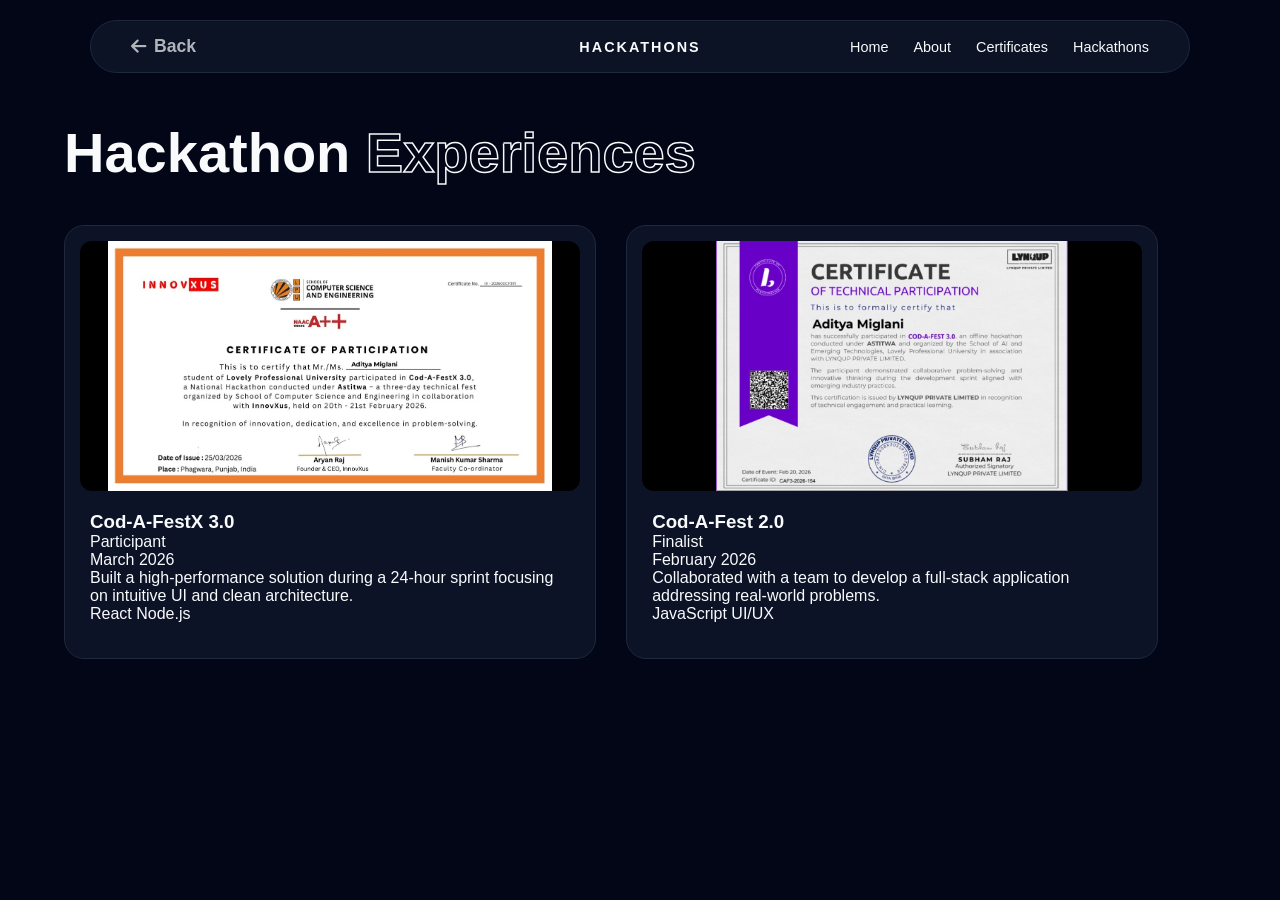
<file: hackathons.html>
<!DOCTYPE html>
<html lang="en">
<head>
    <meta charset="UTF-8">
    <meta name="viewport" content="width=device-width, initial-scale=1.0">
    <title>Hackathons | Aditya Miglani</title>
    <link rel="stylesheet" href="style.css">
    <link rel="stylesheet" href="https://cdnjs.cloudflare.com/ajax/libs/font-awesome/6.4.0/css/all.min.css">
</head>
<body class="dark-mode">

    <header class="navbar">
    <div class="nav-left">
        <a href="index.html" class="back-link">
            <i class="fas fa-arrow-left"></i>Back
        </a>
    </div>

    <div class="nav-center">
        <span class="nav-title">Hackathons</span>
    </div>

    <nav class="nav-right">
        <ul class="nav-links">
            <li><a href="index.html">Home</a></li>
            <li><a href="about.html">About</a></li>
            <li><a href="certificates.html">Certificates</a></li>
            <li><a href="hackathons.html" class="active">Hackathons</a></li>
        </ul>
    </nav>
</header>

    <main class="hack-section">
        <div class="container">
            <h1 class="page-title">Hackathon <span class="outline-name">Experiences</span></h1>
            
            <div class="hack-grid">
                <div class="hack-card">
                    <div class="hack-image">
                        <img src="hackathon1.jpeg" alt="First Hackathon Certificate">
                    </div>
                    <div class="hack-content">
                        <div class="hack-header">
                            <h3>Cod-A-FestX 3.0</h3>
                            <span class="hack-badge">Participant</span>
                        </div>
                        <p class="hack-date">March 2026</p>
                        <p class="hack-desc">Built a high-performance solution during a 24-hour sprint focusing on intuitive UI and clean architecture.</p>
                        <div class="hack-tags">
                            <span>React</span>
                            <span>Node.js</span>
                        </div>
                    </div>
                </div>

                <div class="hack-card">
                    <div class="hack-image">
                        <img src="hackathon2.jpeg" alt="Second Hackathon Certificate">
                    </div>
                    <div class="hack-content">
                        <div class="hack-header">
                            <h3>Cod-A-Fest 2.0</h3>
                            <span class="hack-badge">Finalist</span>
                        </div>
                        <p class="hack-date">February 2026</p>
                        <p class="hack-desc">Collaborated with a team to develop a full-stack application addressing real-world problems.</p>
                        <div class="hack-tags">
                            <span>JavaScript</span>
                            <span>UI/UX</span>
                        </div>
                    </div>
                </div>
            </div>
        </div>
    </main>
    <script src="script.js"></script>
</body>
</html>
</file>
<file: style.css>
:root {
    --bg: #ffffff;
    --text: #0f172a;
    --accent: #2563eb;
    --glass: rgba(255, 255, 255, 0.85);
    --border: #e2e8f0;
    --doodle-color: rgba(15, 23, 42, 0.25); 
}

.dark-mode {
    --bg: #020617;
    --text: #f8fafc;
    --accent: #38bdf8;
    --glass: rgba(15, 23, 42, 0.8);
    --border: #1e293b;
    --doodle-color: rgba(56, 189, 248, 0.4); 
}

* {
    margin: 0;
    padding: 0;
    box-sizing: border-box;
}

body {
    background-color: var(--bg);
    color: var(--text);
    font-family: 'Inter', -apple-system, sans-serif;
    transition: background 0.4s ease, color 0.4s ease;
    overflow-x: hidden;
    overflow-y: auto;
    scroll-behavior: smooth;
}

.content-section {
    min-height: 100vh;
    padding: 100px 20px;
    display: flex;
    flex-direction: column;
    align-items: center;
}

.navbar {
    position: fixed;
    top: 0;
    width: 100%;
    z-index: 1000;
    background: var(--glass);
    backdrop-filter: blur(10px);
}

.navbar {
    display: flex;
    justify-content: space-between;
    align-items: center;
    padding: 15px 40px;
    position: fixed;
    top: 20px;
    left: 50%;
    transform: translateX(-50%);
    width: 90%;
    max-width: 1100px;
    background: var(--glass);
    backdrop-filter: blur(15px);
    border: 1px solid var(--border);
    border-radius: 100px;
    z-index: 1000;
}

.nav-links {
    display: flex;
    list-style: none;
    gap: 25px;
}

.nav-links a {
    text-decoration: none;
    color: var(--text);
    font-size: 0.9rem;
    font-weight: 500;
    transition: 0.3s;
}

.nav-links a:hover { color: var(--accent); }

.doodle {
    position: fixed;
    width: 450px;
    height: 450px;
    color: var(--doodle-color);
    pointer-events: none;
    z-index: -2;
    opacity: 1; 
}

.doodle-left { top: 10%; left: -120px; transform: rotate(-15deg); }
.doodle-right { bottom: 5%; right: -120px; transform: rotate(15deg); }


.hero {
    min-height: 100vh;
    display: flex;
    align-items: center;
    justify-content: center;
    overflow: hidden;
}

.hero-inner {
    text-align: center;
    position: relative; 
    z-index: 5;
}

.profile-wrapper {
    width: 150px;
    height: 150px;
    margin: 0 auto 30px;
}

.profile-img {
    width: 100%;
    height: 100%;
    border-radius: 40px;
    object-fit: cover;
    border: 1px solid var(--border);
}

.name-container {
    position: relative;
    display: inline-block;
    padding: 50px 80px; 
    cursor: default;
    margin-bottom: 5px;
}

.name-tile {
    position: absolute;
    top: 50%;
    left: 50%;
    transform: translate(-50%, -50%);
    width: 100%;
    height: 100%; 
    background: var(--accent);
    opacity: 0.1;
    border: 1px solid var(--border);
    border-radius: 24px;
    z-index: 1;
    transition: transform 0.3s ease, opacity 0.3s ease, height 0.3s ease;
}

.name-text {
    font-size: clamp(24px, 5vw, 48px);
    font-weight: 800;
    letter-spacing: -2px;
    color: var(--text);
    position: relative;
    z-index: 2;
}

.outline-name {
    color: transparent;
    -webkit-text-stroke: 1.5px var(--text);
    transition: 0.4s ease;
}

.name-tile {
    position: absolute;
    top: 50%;
    left: 50%;
    transform: translate(-50%, -50%) scale(0.98); 
    width: 100%;
    height: 85%;
    background: var(--accent);
    opacity: 0.08;
    border: 1px solid var(--border);
    border-radius: 12px;
    z-index: 1;
    transition: transform 0.3s ease, opacity 0.3s ease; 
}

.subtitle {
    font-size: 1.2rem;
    font-weight: 300;
    opacity: 0.6;
    margin-top: 10px;
}

.contact-fixed {
    position: fixed;
    bottom: 40px;
    left: 50%;
    transform: translateX(-50%);
}

.email-link {
    text-decoration: none;
    color: var(--text);
    font-size: 0.9rem;
    font-weight: 600;
    display: flex;
    align-items: center;
    gap: 10px;
    padding: 12px 25px;
    background: var(--glass);
    border: 1px solid var(--border);
    border-radius: 100px;
    backdrop-filter: blur(10px);
}

.dot {
    width: 8px;
    height: 8px;
    background: #22c55e;
    border-radius: 50%;
    box-shadow: 0 0 10px #22c55e;
}

.theme-btn { background: none; border: none; color: var(--text); cursor: pointer; font-size: 1.2rem; }

.about-hero {
    height: 100vh;
    display: flex;
    align-items: center;
    justify-content: center;
    padding: 0 10%;
}

.about-content {
    max-width: 800px;
    text-align: left;
}

.page-title {
    font-size: 3.5rem;
    margin-bottom: 30px;
    font-weight: 800;
}

.bio-card {
    background: var(--glass);
    padding: 40px;
    border-radius: 20px;
    border: 1px solid var(--border);
    line-height: 1.8;
    font-size: 1.1rem;
    opacity: 0.9;
}

.bio-card p {
    margin-bottom: 20px;
}

.back-link {
    text-decoration: none;
    color: var(--text);
    font-weight: 600;
    display: flex;
    align-items: center;
    gap: 8px;
    transition: 0.3s;
}

.back-link:hover {
    color: var(--accent);
    transform: translateX(-5px);
}

.cert-section {
    padding: 120px 10% 60px;
    min-height: 100vh;
}

.cert-grid {
    display: grid;
    grid-template-columns: repeat(auto-fit, minmax(300px, 1fr));
    gap: 30px;
    margin-top: 40px;
}

.cert-card {
    background: var(--glass);
    border: 1px solid var(--border);
    border-radius: 20px;
    overflow: hidden;
    transition: transform 0.3s ease, box-shadow 0.3s ease;
}

.cert-card:hover {
    transform: translateY(-10px);
    box-shadow: 0 20px 40px rgba(0,0,0,0.2);
    border-color: var(--accent);
}

.cert-img-placeholder {
    width: 100%;
    height: 220px;
    background: #1e293b;
    display: flex;
    align-items: center;
    justify-content: center;
    overflow: hidden;
}

.cert-img-placeholder img {
    width: 100%;
    height: 100%;
    object-fit: cover;
}

.cert-info {
    padding: 20px;
}

.cert-info h3 {
    font-size: 1.2rem;
    margin-bottom: 8px;
    color: var(--text);
}

.cert-info p {
    font-size: 0.9rem;
    opacity: 0.6;
}

.hero-socials {
    display: flex;
    justify-content: center;
    gap: 20px;
    margin-top: 25px;
}

.social-icon {
    width: 45px;
    height: 45px;
    display: flex;
    align-items: center;
    justify-content: center;
    border-radius: 50%;
    background: var(--glass);
    border: 1px solid var(--border);
    color: var(--text);
    text-decoration: none;
    font-size: 1.2rem;
    transition: all 0.3s ease;
}

.social-icon:hover {
    color: var(--accent);
    border-color: var(--accent);
    transform: translateY(-5px); 
    box-shadow: 0 10px 20px rgba(0, 0, 0, 0.1);
}

.doodle { display: none; }

.hero-flex {
    display: flex;
    align-items: center;
    justify-content: center;
    gap: 80px; 
    max-width: 1200px;
    width: 100%;
}

.hero-main-content {
    text-align: center;
    flex: 1;
}

.hero-skills {
    position: absolute;
    left: 110%;
    top: 50%;
    transform: translateY(-50%);
    width: 200px;
    text-align: left;
    border-left: 1px solid var(--border);
    padding-left: 30px;
    white-space: nowrap;
}

.skills-title {
    font-size: 0.8rem;
    text-transform: uppercase;
    letter-spacing: 2px;
    margin-bottom: 15px;
    opacity: 0.4;
}

.skills-grid {
    display: grid;
    grid-template-columns: 1fr 1fr;
    gap: 8px;
}

.skill-item {
    font-size: 0.8rem;
    font-weight: 600;
    padding: 6px 4px;
    background: var(--glass);
    border: 1px solid var(--border);
    border-radius: 6px;
    transition: 0.3s;
    text-align: center;
    white-space: nowrap;
}

.skill-item:hover {
    border-color: var(--accent);
    color: var(--accent);
}

@media (max-width: 1100px) {
    .hero-skills {
        position: static;
        transform: none;
        margin-top: 40px;
        border-left: none;
        padding-left: 0;
        width: 100%;
        text-align: center;
    }
    .skills-grid {
        justify-content: center;
        display: flex;
        flex-wrap: wrap;
    }
}

.nav-center {
    position: absolute;
    left: 50%;
    top: 50%; 
    transform: translate(-50%, -50%); 
    pointer-events: none;
}

.nav-title {
    font-size: 0.9rem;
    font-weight: 700;
    letter-spacing: 2px;
    text-transform: uppercase;
    color: var(--text);
    white-space: nowrap;
}

.nav-left, .nav-right {
    display: flex;
    align-items: center;
    flex: 1;
}

.nav-right {
    justify-content: flex-end;
}

.no-certs-container {
    text-align: center;
    padding: 60px 40px;
    background: var(--glass);
    border: 1px solid var(--border);
    border-radius: 24px;
    max-width: 500px;
    margin: 50px auto;
}

.status-icon {
    font-size: 3rem;
    color: var(--accent);
    margin-bottom: 20px;
    opacity: 0.6;
}

.no-certs-container h2 {
    font-size: 1.5rem;
    margin-bottom: 10px;
    color: var(--text);
}

.no-certs-container p {
    opacity: 0.6;
    margin-bottom: 30px;
    line-height: 1.6;
}

.back-home-btn {
    display: inline-block;
    padding: 12px 28px;
    background: var(--accent);
    color: #fff;
    text-decoration: none;
    border-radius: 100px;
    font-weight: 600;
    font-size: 0.9rem;
    transition: 0.3s;
}

.back-home-btn:hover {
    transform: translateY(-3px);
    box-shadow: 0 10px 20px rgba(56, 189, 248, 0.2);
}

.hack-section {
    padding: 120px 5% 100px;
    min-height: 100vh;
    display: flex;
    flex-direction: column;
    align-items: center;
}

.hack-grid {
    display: grid;
    grid-template-columns: 1fr 1fr;
    gap: 30px;
    width: 95%;
    max-width: 1200px;
    margin-top: 40px;
}

.hack-card {
    background: var(--glass);
    border: 1px solid var(--border);
    border-radius: 20px;
    padding: 15px; 
    position: relative;
    overflow: hidden;
    display: flex;
    flex-direction: column;
}

.hack-image {
    width: 100%;
    height: 250px;
    border-radius: 12px;
    overflow: hidden;
    background: #000;
}

.hack-image img {
    width: 100%;
    height: 100%;
    object-fit: contain;
}

.hack-content {
    padding: 20px 10px;
    text-align: left;
}

.contact-fixed {
    position: fixed;
    bottom: 20px;
    z-index: 100;
}

.back-link {
    text-decoration: none;
    color: var(--text);
    font-size: 1.1rem;
    margin-right: 15px;
    display: flex;
    align-items: center;
    transition: 0.3s;
    opacity: 0.7;
}

.back-link:hover {
    opacity: 1;
    color: var(--accent);
    transform: translateX(-3px);
}

.nav-left {
    display: flex;
    align-items: center;
}

/* --- Global Scroll Unlocker --- */
.scroll-page {
    overflow-y: auto !important; /* Overrides the 'hidden' from index */
    height: auto !important;
}

/* --- CV Display Fix --- */
.cv-section {
    padding: 120px 20px 80px; /* Generous padding at bottom so it's not cut off */
    display: flex;
    justify-content: center;
    background: var(--bg);
}

.cv-container {
    max-width: 850px; /* Keeps the CV at a readable width */
    width: 100%;
}

/* --- Click to Enlarge Styles --- */
.cv-paper {
    position: relative;
    cursor: zoom-in;
}

.zoom-hint {
    position: absolute;
    bottom: 20px;
    right: 20px;
    background: rgba(0, 0, 0, 0.6);
    color: white;
    padding: 8px 15px;
    border-radius: 100px;
    font-size: 0.8rem;
    backdrop-filter: blur(5px);
    opacity: 0;
    transition: 0.3s;
}

.cv-paper:hover .zoom-hint {
    opacity: 1;
}

/* --- Fullscreen Lightbox Overlay --- */
.cv-overlay {
    position: fixed;
    top: 0;
    left: 0;
    width: 100%;
    height: 100%;
    background: rgba(0, 0, 0, 0.95);
    display: none; /* Hidden by default */
    justify-content: center;
    align-items: center;
    z-index: 2000;
    cursor: zoom-out;
}

.overlay-img {
    max-height: 95vh;
    max-width: 95vw;
    object-fit: contain;
    border-radius: 5px;
    box-shadow: 0 0 30px rgba(0,0,0,0.5);
    animation: zoomIn 0.3s ease;
}

.close-overlay {
    position: absolute;
    top: 30px;
    right: 40px;
    color: white;
    font-size: 40px;
    font-weight: bold;
    cursor: pointer;
}

@keyframes zoomIn {
    from { transform: scale(0.9); opacity: 0; }
    to { transform: scale(1); opacity: 1; }
}

.cv-image {
    width: 100%;
    height: auto; /* IMPORTANT: Let the image determine its own height */
    display: block;
}

.download-btn {
    background: var(--accent);
    color: #fff;
    padding: 8px 18px;
    border-radius: 100px;
    text-decoration: none;
    font-size: 0.85rem;
    font-weight: 700;
    display: flex;
    align-items: center;
    gap: 8px;
    transition: 0.3s;
}

.download-btn:hover {
    transform: translateY(-2px);
    filter: brightness(1.1);
}

@media (max-width: 768px) {
    .cv-section { padding-top: 100px; }
    .download-btn span { display: none; }
}

.name-text {
    font-family: 'Space Mono', monospace; /* Optional: adds to the hacker vibe */
    font-size: 4.5rem;
    font-weight: 800;
    text-transform: uppercase;
    display: inline-block;
    min-width: 14ch; /* Prevents the container from flickering/changing size */
}

/* Add this to the bottom of style.css */
@media (max-width: 600px) {
    .name-text {
        font-size: 2.2rem; /* Half the size for mobile */
        letter-spacing: -1px;
        min-width: auto;
    }
    
    .name-container {
        padding: 30px 15px; /* Tighter padding so it fits */
    }
}

@media (max-width: 768px) {
    .cv-section {
        padding: 80px 10px 40px; /* Less side padding */
    }
    
    .cv-container {
        max-width: 100%; /* CV fills the screen width */
    }

    .nav-title {
        font-size: 0.7rem; /* Shrink title so it doesn't hit the back button */
    }
}

@media (max-width: 800px) {
    .hack-grid {
        grid-template-columns: 1fr; /* Stacked! */
        gap: 20px;
    }
    
    .hack-image {
        height: 180px; /* Slightly shorter images for mobile */
    }
}

@media (max-width: 768px) {
  .navbar {
    flex-direction: column;
  }

  .hero {
    flex-direction: column;
    text-align: center;
  }

  .projects {
    grid-template-columns: 1fr;
  }
}

@media (max-width: 768px) {
  .nav-links {
    display: none;
  }
}
</file>
